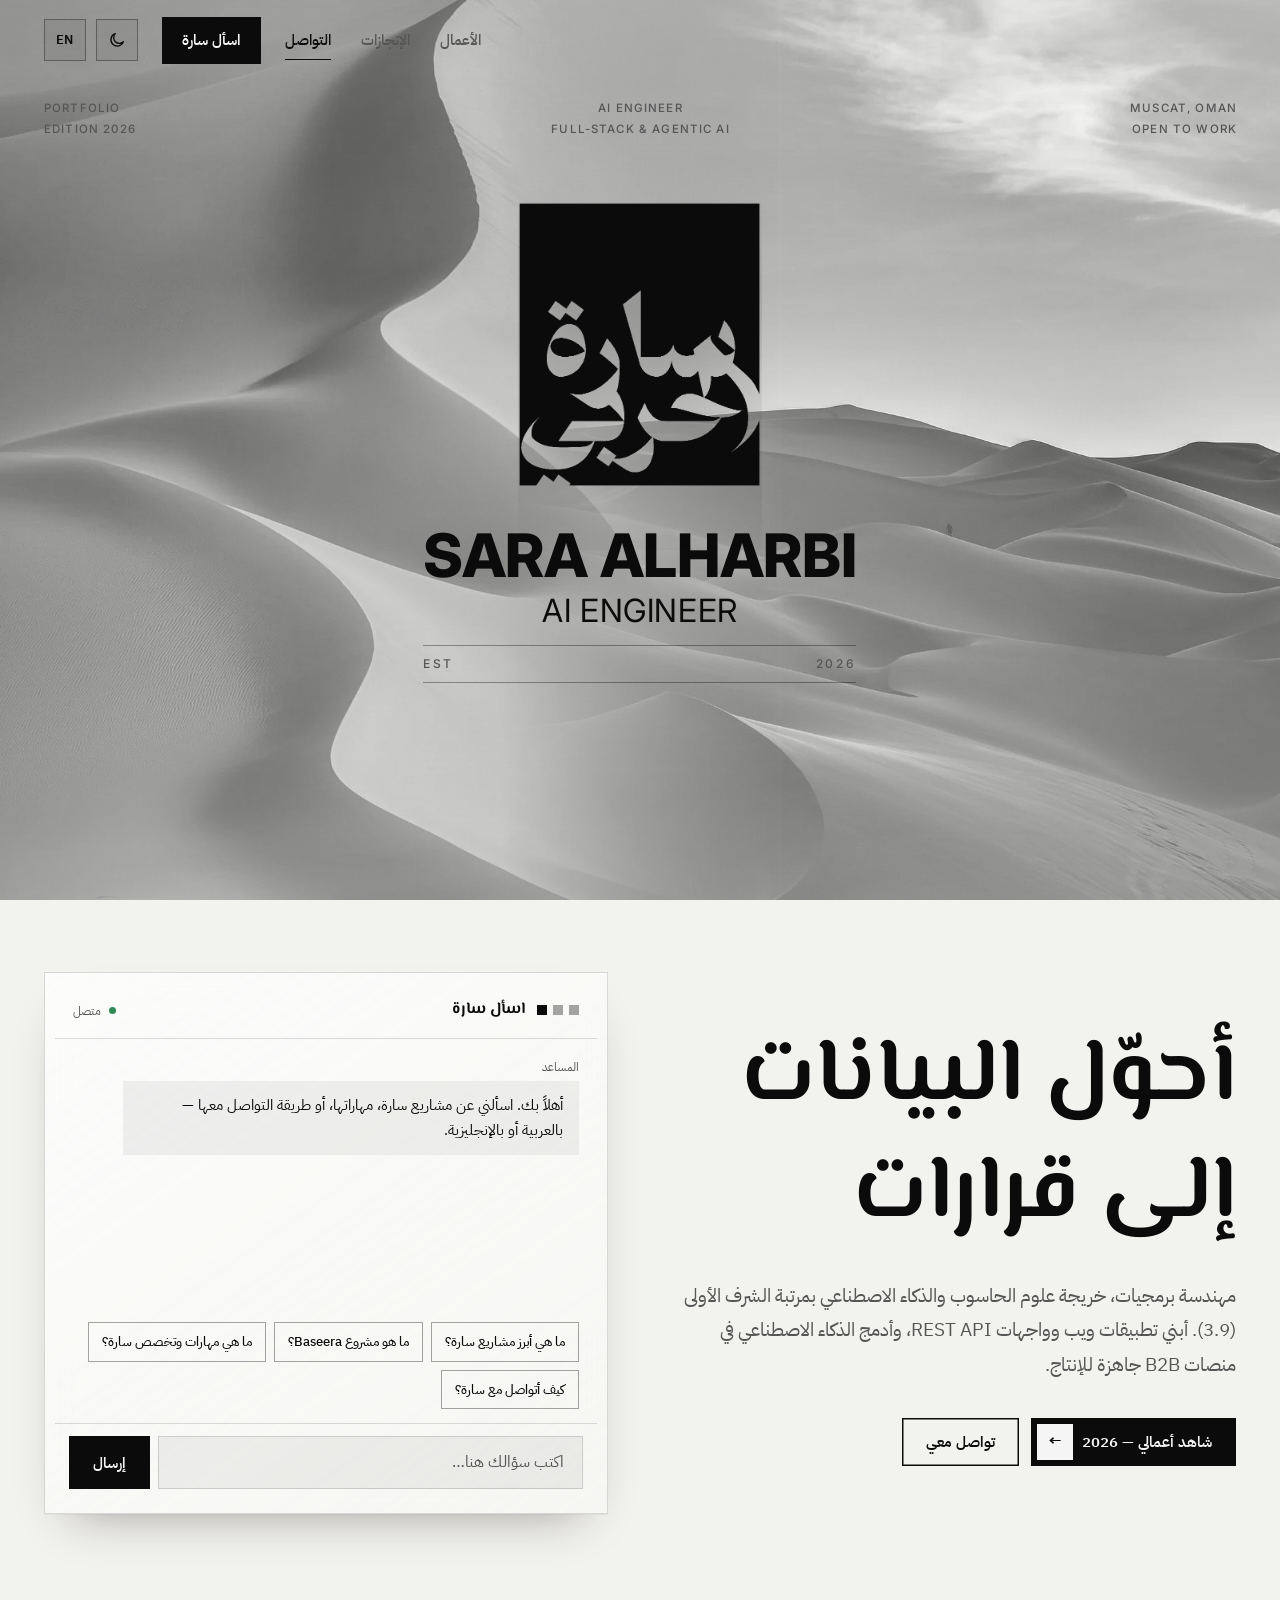
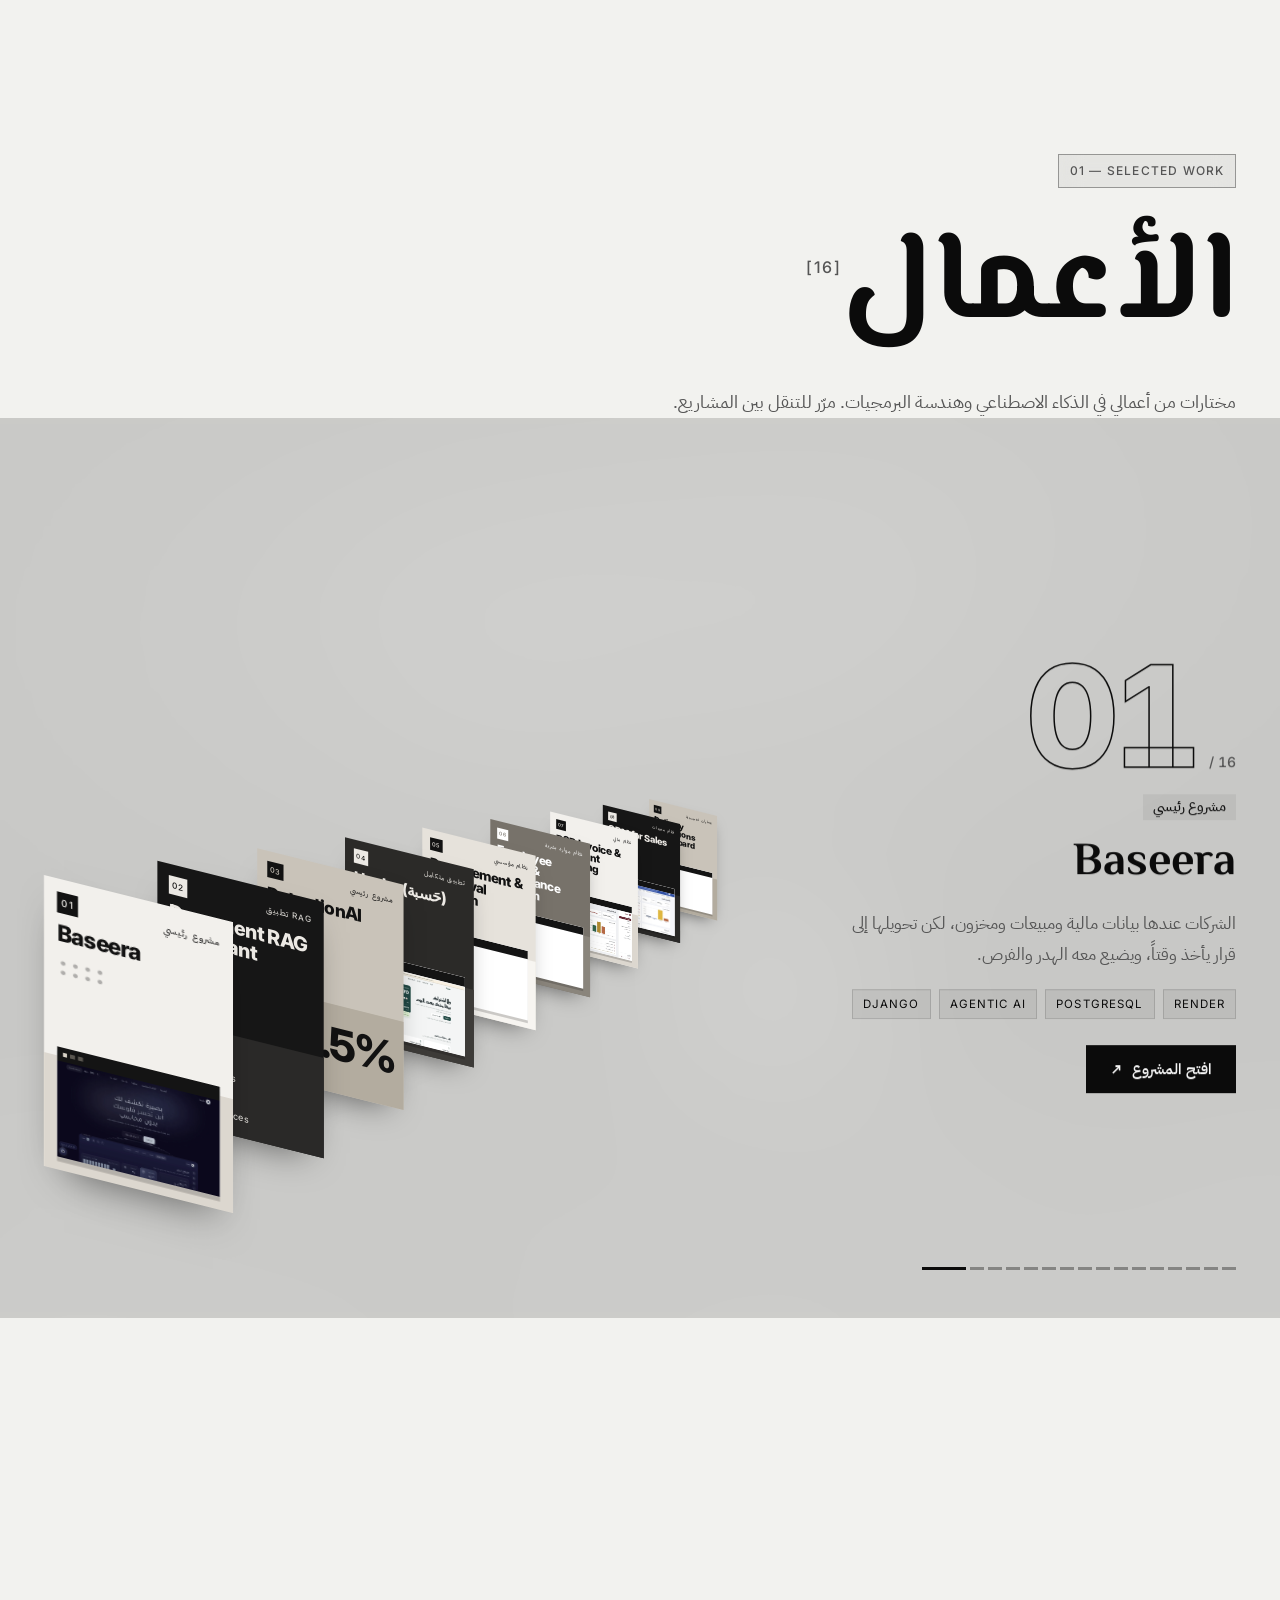
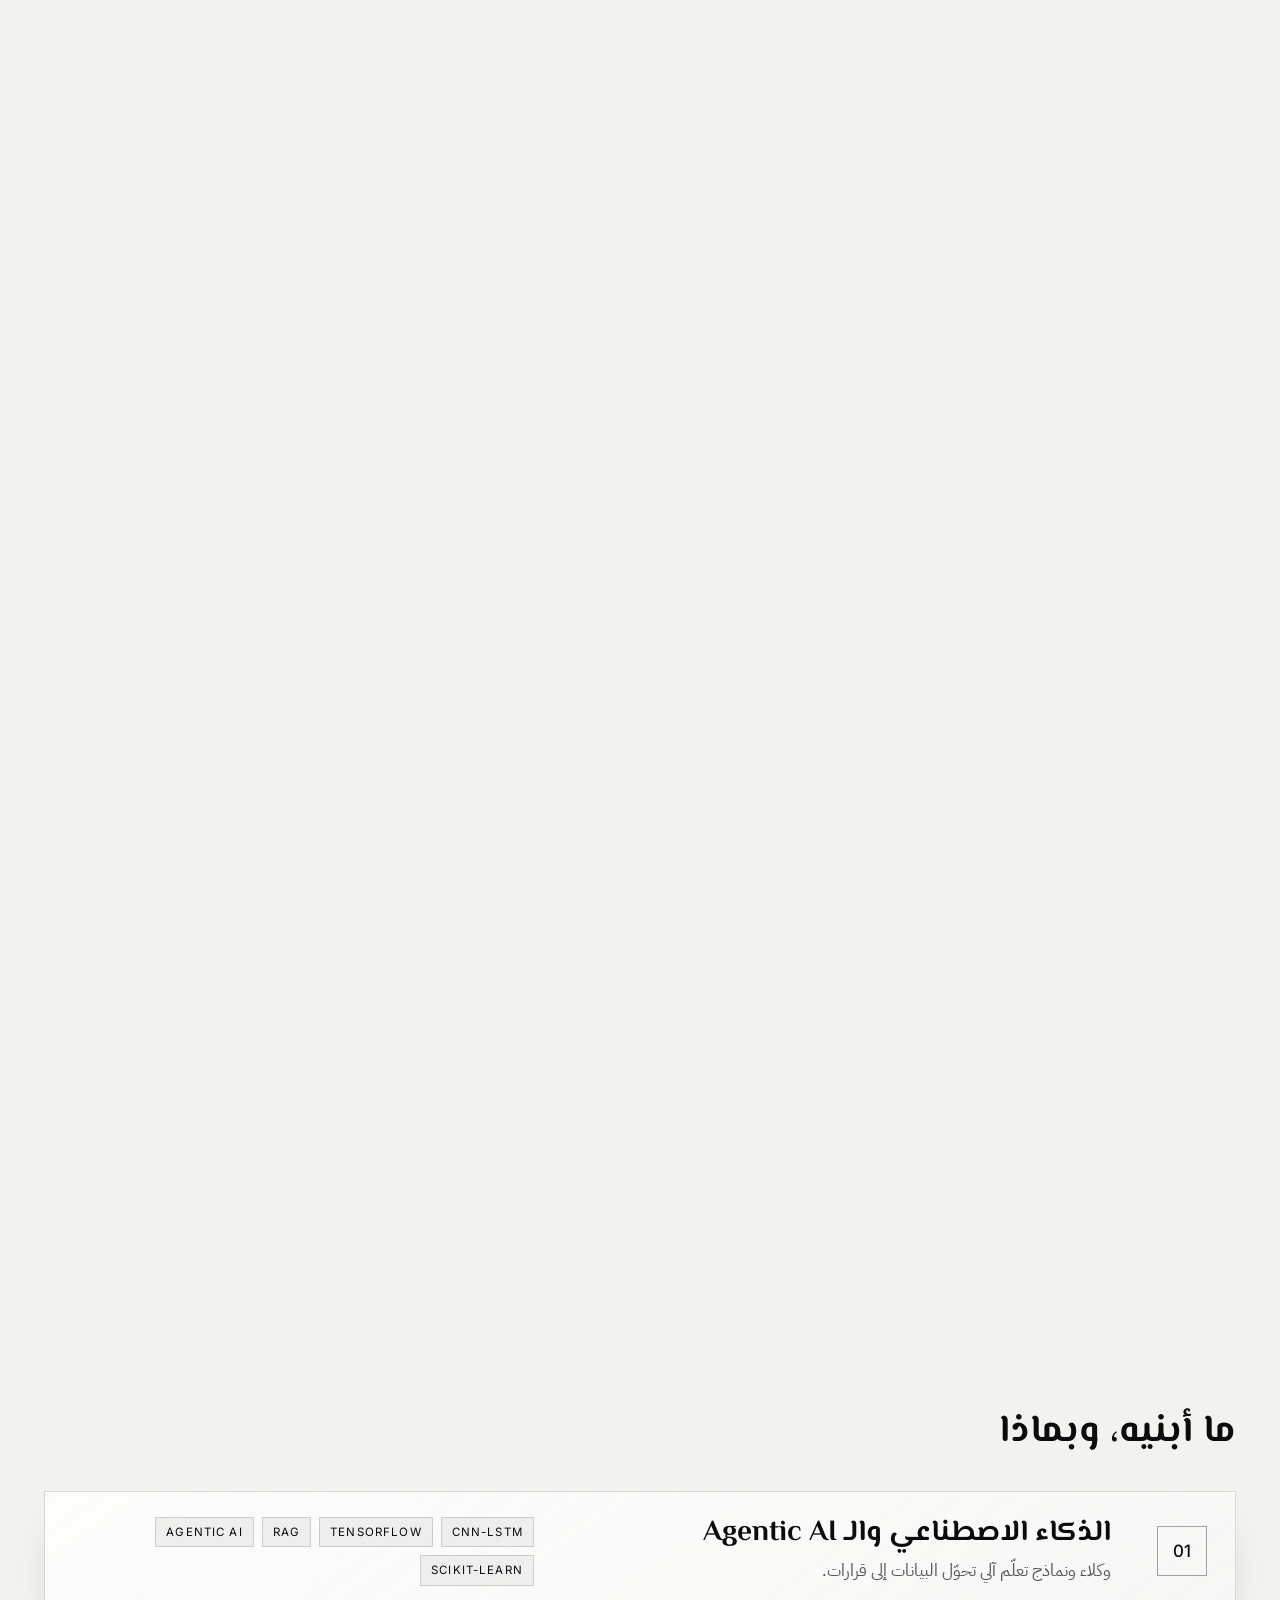
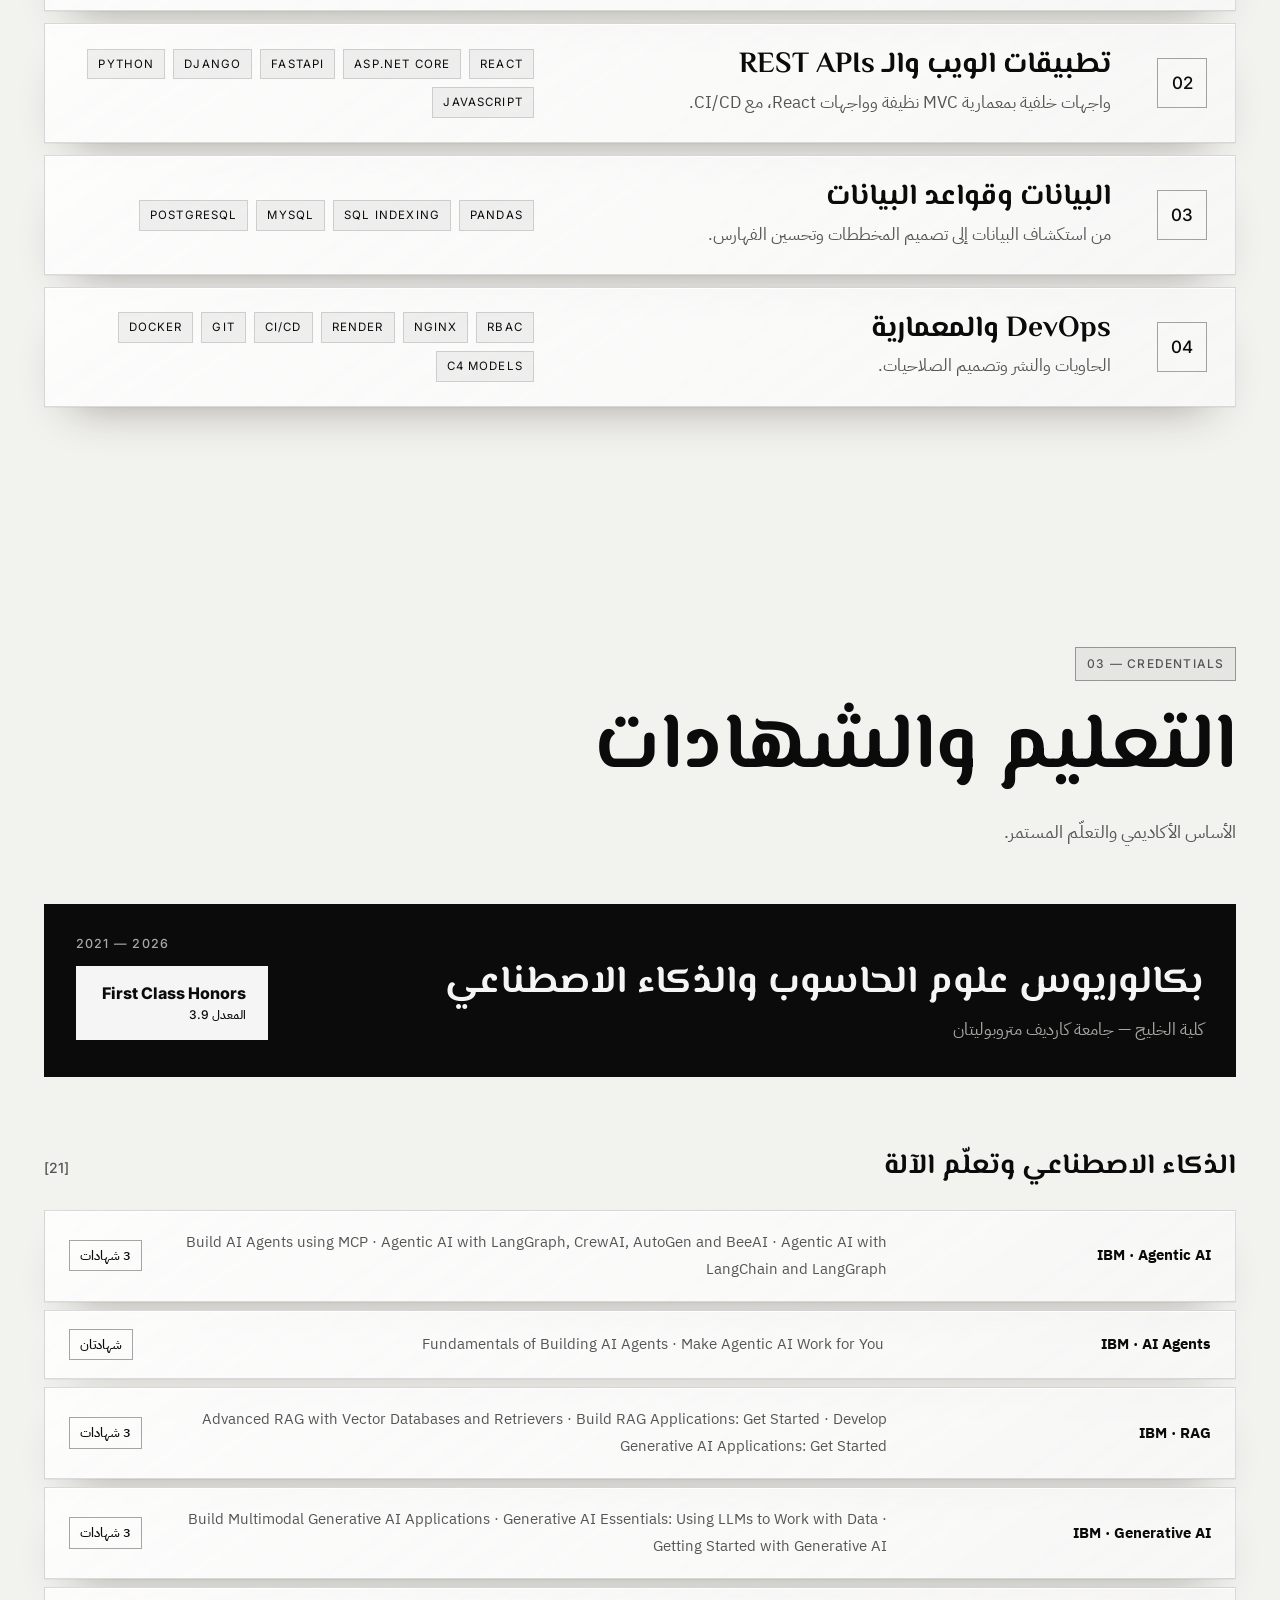
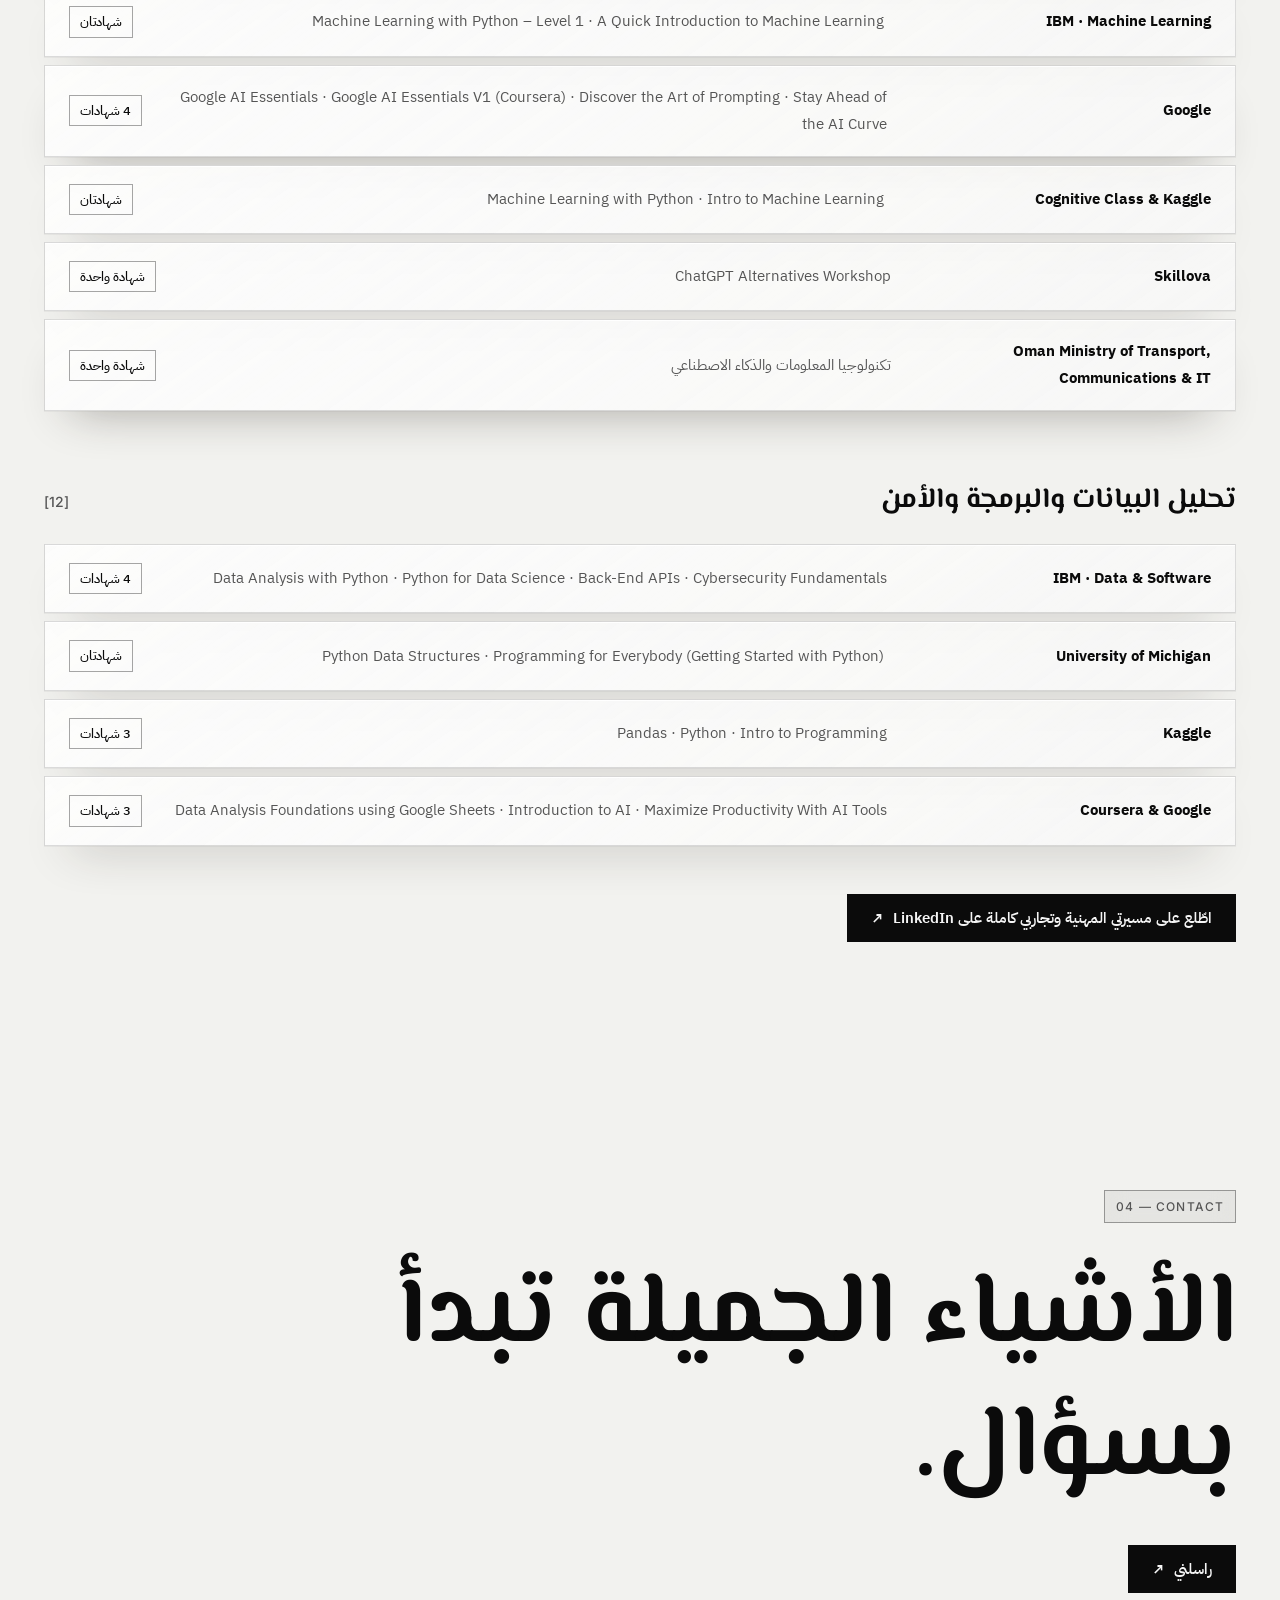
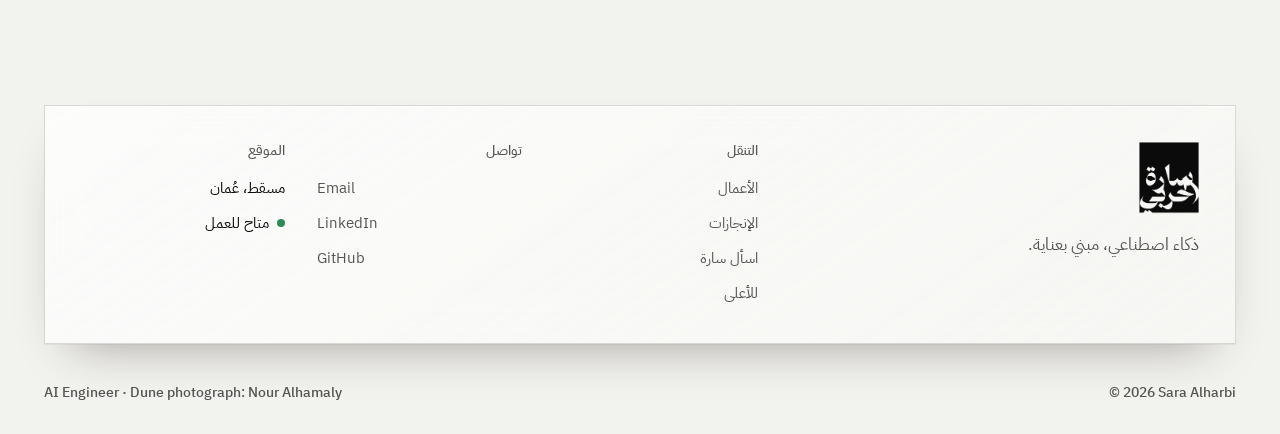
<file: frontend/index.html>
<!DOCTYPE html>
<html lang="ar" dir="rtl">
<head>
  <meta charset="UTF-8" />
  <meta name="viewport" content="width=device-width, initial-scale=1.0" />
  <title>سارة الحربي | Sara Alharbi — AI Engineer</title>
  <meta name="description" content="سارة الحربي — مهندسة برمجيات، خريجة علوم الحاسوب والذكاء الاصطناعي بمرتبة الشرف الأولى. تطوير الويب وواجهات REST API ودمج Agentic AI في منصات B2B." />
  <meta name="theme-color" content="#E9E6E1" media="(prefers-color-scheme: light)" />
  <meta name="theme-color" content="#0E0E0F" media="(prefers-color-scheme: dark)" />
  <meta name="color-scheme" content="light dark" />
  <script>
    /* Day or night before first paint: the visitor's saved choice, else the device setting. */
    (function () {
      var t = null;
      try { t = localStorage.getItem("sa-theme"); } catch (e) {}
      if (t !== "light" && t !== "dark") t = matchMedia("(prefers-color-scheme: dark)").matches ? "dark" : "light";
      document.documentElement.setAttribute("data-theme", t);
    })();
  </script>
  <link rel="icon" type="image/svg+xml" href="assets/favicon.svg" />
  <link rel="icon" href="/favicon.ico" sizes="48x48" />
  <link rel="icon" type="image/png" sizes="96x96" href="/favicon-96.png" />
  <link rel="icon" type="image/png" sizes="192x192" href="/favicon-192.png" />
  <link rel="icon" type="image/png" sizes="32x32" href="favicon-32.png" />
  <link rel="shortcut icon" href="favicon.ico" />
  <link rel="apple-touch-icon" href="apple-touch-icon.png" />
  <link rel="canonical" href="https://saraai.site/" />

  <meta property="og:title" content="سارة الحربي | Sara Alharbi" />
  <meta property="og:description" content="مهندسة برمجيات — تطوير ويب وواجهات REST API ودمج الذكاء الاصطناعي في منصات B2B. اسأل المساعد عن مشاريعي ومهاراتي." />
  <meta property="og:type" content="website" />
  <meta property="og:url" content="https://saraai.site/" />
  <meta property="og:image" content="https://saraai.site/img/og-image.jpg?v=9" />
  <meta property="og:image:width" content="1200" />
  <meta property="og:image:height" content="630" />
  <meta name="twitter:card" content="summary_large_image" />
  <meta name="twitter:image" content="https://saraai.site/img/og-image.jpg?v=9" />

  <link rel="preconnect" href="https://fonts.googleapis.com" />
  <link rel="preconnect" href="https://fonts.gstatic.com" crossorigin />
  <link href="https://fonts.googleapis.com/css2?family=El+Messiri:wght@600;700&family=Inter:wght@400;500;600;800;900&family=IBM+Plex+Sans+Arabic:wght@300;400;500;600;700&display=swap" rel="stylesheet" />

  <link rel="stylesheet" href="css/styles.css?v=20261116c" />
</head>
<body>
  <a class="skip-link" href="#main" data-en="Skip to content">تخطَّ إلى المحتوى</a>

  <!-- ================= DESERT: fixed photographic backdrop ================= -->
  <!-- Each scene is a diptych of two dune photographs feathered into one panorama (one photo on phones).
       Day and night use different photographs; the scene follows the section on screen. -->
  <div class="desert" aria-hidden="true">
    <div class="scene scene-a is-on"><i class="pane pane-1"></i><i class="pane pane-2"></i></div>
    <div class="scene scene-b"><i class="pane pane-1"></i><i class="pane pane-2"></i></div>
    <div class="scene scene-c"><i class="pane pane-1"></i><i class="pane pane-2"></i></div>
    <div class="scene scene-d"><i class="pane pane-1"></i><i class="pane pane-2"></i></div>
    <div class="veil"></div>
    <div class="grain"></div>
  </div>

  <!-- ================= HEADER ================= -->
  <header class="site-header">
    <div class="container header-inner">
      <a href="#top" class="logo" aria-label="سارة الحربي — الصفحة الرئيسية">
        <img class="logo-img only-light" src="img/logo-block-black.png" alt="" width="37" height="44" />
        <img class="logo-img only-dark" src="img/logo-block-white.png" alt="" width="37" height="44" />
      </a>

      <nav id="site-nav" class="site-nav" aria-label="التنقل الرئيسي">
        <a href="#projects" class="nav-pill roll-trigger" data-roll data-en="Works">الأعمال</a>
        <a href="#achievements" class="nav-pill roll-trigger" data-roll data-en="Credentials">الإنجازات</a>
        <a href="#contact" class="nav-pill roll-trigger" data-roll data-en="Contact">التواصل</a>
        <a href="#ask" class="nav-pill nav-cta roll-trigger" data-roll data-en="Ask Sara">اسأل سارة</a>
      </nav>

      <div class="header-end">
        <button class="theme-toggle" id="theme-toggle" type="button" aria-label="الوضع الليلي" data-label-dark="الوضع الليلي" data-label-light="الوضع النهاري">
          <svg class="ico-moon" width="18" height="18" viewBox="0 0 24 24" fill="none" stroke="currentColor" stroke-width="1.8" stroke-linecap="round" stroke-linejoin="round" aria-hidden="true"><path d="M20.5 14.2A8.5 8.5 0 1 1 9.8 3.5a6.8 6.8 0 0 0 10.7 10.7Z"/></svg>
          <svg class="ico-sun" width="18" height="18" viewBox="0 0 24 24" fill="none" stroke="currentColor" stroke-width="1.8" stroke-linecap="round" aria-hidden="true"><circle cx="12" cy="12" r="4.2"/><path d="M12 2.5v2.2M12 19.3v2.2M2.5 12h2.2M19.3 12h2.2M5.3 5.3l1.6 1.6M17.1 17.1l1.6 1.6M5.3 18.7l1.6-1.6M17.1 6.9l1.6-1.6"/></svg>
        </button>
        <button class="lang-toggle roll-trigger" id="lang-toggle" type="button" aria-label="Switch language to English">EN</button>
        <button class="nav-toggle roll-trigger" type="button" aria-expanded="false" aria-controls="site-nav">القائمة</button>
      </div>
    </div>
  </header>

  <main id="main">
    <!-- ================= HERO: the logo over the dunes ================= -->
    <section id="top" class="hero" data-scene="a" data-veil="low">
      <div class="hero-meta" lang="en" dir="ltr" aria-hidden="true">
        <span>Portfolio<br />Edition 2026</span>
        <span>AI Engineer<br />Full-Stack &amp; Agentic AI</span>
        <span>Muscat, Oman<br />Open to work</span>
      </div>
      <div class="lockup">
        <span class="mark" id="hero-mark">
          <img class="only-light" src="img/logo-block-black.png" alt="" width="608" height="723" />
          <img class="only-dark" src="img/logo-block-white.png" alt="" width="608" height="723" />
        </span>
        <p class="lockup-name" lang="en" dir="ltr"><span class="visually-hidden">سارة الحربي — </span>Sara Alharbi</p>
        <p class="lockup-role" lang="en" dir="ltr">AI Engineer</p>
        <p class="lockup-est" lang="en" dir="ltr" aria-hidden="true"><span>Est</span><span>2026</span></p>
      </div>
    </section>

    <!-- ================= INTRO: headline + the live assistant ================= -->
    <section id="intro" class="intro" data-scene="a" data-veil="mid">
      <div class="container intro-grid">
        <div class="intro-copy">
          <h1 class="display intro-title" data-en="Turning data<br />into decisions">أحوّل البيانات<br />إلى قرارات</h1>
          <p class="intro-subtitle" data-en="Software engineer and Computer Science &amp; AI graduate with First Class Honors (GPA 3.9). I build web apps and REST APIs, and bring AI into production-ready B2B platforms.">
            مهندسة برمجيات، خريجة علوم الحاسوب والذكاء الاصطناعي بمرتبة الشرف الأولى (3.9).
            أبني تطبيقات ويب وواجهات REST API، وأدمج الذكاء الاصطناعي في منصات B2B جاهزة للإنتاج.
          </p>
          <div class="intro-actions">
            <a class="pill pill-ink" href="#projects"><span data-en="View my work — 2026">شاهد أعمالي — 2026</span><span class="pill-dot" aria-hidden="true">→</span></a>
            <a class="pill pill-ghost" href="#contact" data-en="Contact me">تواصل معي</a>
          </div>
        </div>

        <div class="intro-chat glass">
        <div id="ask" class="chat" aria-label="المساعد الذكي">
          <div class="chat-head">
            <span class="win-dots" aria-hidden="true"><i></i><i></i><i></i></span>
            <span class="chat-label" data-en="Ask Sara">اسأل سارة</span>
            <span class="chat-status" id="chat-status" data-en="Online">متصل</span>
          </div>

          <div class="chat-log" id="chat-log" role="log" aria-live="polite" aria-relevant="additions">
            <div class="msg msg-bot">
              <span class="msg-who" data-en="Assistant">المساعد</span>
              <p class="msg-text" data-en="Welcome. Ask me about Sara’s projects, skills, or how to reach her — in Arabic or English.">أهلاً بك. اسألني عن مشاريع سارة، مهاراتها، أو طريقة التواصل معها — بالعربية أو بالإنجليزية.</p>
            </div>
          </div>

          <div class="chat-suggestions" id="chat-suggestions">
            <button type="button" class="chip" data-en="What are Sara's top projects?">ما هي أبرز مشاريع سارة؟</button>
            <button type="button" class="chip" data-en="What is Baseera?">ما هو مشروع Baseera؟</button>
            <button type="button" class="chip" data-en="What are Sara's skills?">ما هي مهارات وتخصص سارة؟</button>
            <button type="button" class="chip" data-en="How can I contact Sara?">كيف أتواصل مع سارة؟</button>
          </div>

          <form class="chat-form" id="chat-form" autocomplete="off">
            <label for="chat-input" class="visually-hidden">اكتب سؤالك</label>
            <input id="chat-input" name="question" type="text" maxlength="600" placeholder="اكتب سؤالك هنا…" data-en-ph="Type your question…" required />
            <button type="submit" class="pill pill-accent" id="chat-send" data-en="Send">إرسال</button>
          </form>
        </div>
        </div>
      </div>
    </section>

    <!-- ================= WORKS ================= -->
    <section id="projects" class="works" data-scene="b" data-veil="high">
      <header class="container works-head">
        <span class="tag-label" lang="en" dir="ltr">01 — Selected Work</span>
        <h2 class="display works-title"><span data-en="Works">الأعمال</span><sup class="works-count" id="works-count" lang="en" dir="ltr"></sup></h2>
        <p class="works-lead" data-en="Selected work in AI and software engineering. Scroll to move through the stack.">مختارات من أعمالي في الذكاء الاصطناعي وهندسة البرمجيات. مرّر للتنقل بين المشاريع.</p>
      </header>

      <!-- Diagonal gallery: the stage is sticky, scrolling the section steps through the projects -->
      <div class="gallery" id="gallery">
        <div class="stage">
          <div class="stage-glow" aria-hidden="true"><i></i><i></i></div>
          <ul class="stack" id="stack" dir="ltr" aria-label="Projects"></ul>
          <div class="stage-panel" id="stage-panel" aria-live="polite"></div>
          <div class="stage-rail" id="stage-rail" dir="ltr"></div>
        </div>
      </div>

      <div class="container works-list" id="works-list" hidden>
        <ul class="rows" id="rows"></ul>
      </div>

      <div class="view-switch" id="view-switch" role="group" aria-label="Choose view">
        <span class="view-thumb" aria-hidden="true"></span>
        <button type="button" data-view="gallery" aria-label="Gallery view" aria-pressed="true">
          <svg width="16" height="16" viewBox="0 0 16 16" fill="currentColor" aria-hidden="true"><rect x="1" y="1" width="6" height="6"/><rect x="9" y="1" width="6" height="6"/><rect x="1" y="9" width="6" height="6"/><rect x="9" y="9" width="6" height="6"/></svg>
        </button>
        <button type="button" data-view="list" aria-label="List view" aria-pressed="false">
          <svg width="16" height="16" viewBox="0 0 16 16" fill="currentColor" aria-hidden="true"><rect x="1" y="2" width="14" height="2"/><rect x="1" y="7" width="14" height="2"/><rect x="1" y="12" width="14" height="2"/></svg>
        </button>
      </div>
    </section>

    <!-- ================= PROFILE: numbers + what I build ================= -->
    <section class="profile" aria-label="أرقام" data-scene="c" data-veil="high">
      <div class="container">
        <header class="section-head">
          <span class="tag-label" lang="en" dir="ltr">02 — Profile</span>
          <h2 class="display section-title" data-en="Think clear. Build better.">أفكّر بوضوح، وأبني بإتقان.</h2>
        </header>

        <div class="stats">
          <p class="stat"><strong lang="en" dir="ltr" data-count="3.9" data-decimals="1">3.9</strong><span data-en="GPA · First Class Honors">المعدل · مرتبة الشرف الأولى</span></p>
          <p class="stat"><strong lang="en" dir="ltr" data-count="94.5" data-decimals="1" data-suffix="%">94.5%</strong><span data-en="Dropout prediction accuracy">دقة التنبؤ بتسرّب الطلاب</span></p>
          <p class="stat"><strong lang="en" dir="ltr" data-count="15" data-suffix="+">15+</strong><span data-en="Projects built">مشروعاً منجزاً</span></p>
          <p class="stat"><strong lang="en" dir="ltr" data-count="30" data-suffix="+">30+</strong><span data-en="Professional certificates">شهادة احترافية</span></p>
        </div>

        <h3 class="sub-head" data-en="What I build, and with what">ما أبنيه، وبماذا</h3>
        <ol class="steps">
          <li class="step">
            <span class="step-n" lang="en">01</span>
            <div>
              <h4 class="step-title" data-en="AI &amp; Agentic AI">الذكاء الاصطناعي والـ Agentic AI</h4>
              <p class="step-desc" data-en="Agents and ML models that turn data into decisions.">وكلاء ونماذج تعلّم آلي تحوّل البيانات إلى قرارات.</p>
            </div>
            <ul class="tags" lang="en" dir="ltr"><li>Agentic AI</li><li>RAG</li><li>TensorFlow</li><li>CNN-LSTM</li><li>Scikit-Learn</li></ul>
          </li>
          <li class="step">
            <span class="step-n" lang="en">02</span>
            <div>
              <h4 class="step-title" data-en="Web Apps &amp; REST APIs">تطبيقات الويب والـ REST APIs</h4>
              <p class="step-desc" data-en="Clean MVC back ends and React front ends, shipped with CI/CD.">واجهات خلفية بمعمارية MVC نظيفة وواجهات React، مع CI/CD.</p>
            </div>
            <ul class="tags" lang="en" dir="ltr"><li>Python</li><li>Django</li><li>FastAPI</li><li>ASP.NET Core</li><li>React</li><li>JavaScript</li></ul>
          </li>
          <li class="step">
            <span class="step-n" lang="en">03</span>
            <div>
              <h4 class="step-title" data-en="Data &amp; Databases">البيانات وقواعد البيانات</h4>
              <p class="step-desc" data-en="From exploration to schema design and index tuning.">من استكشاف البيانات إلى تصميم المخططات وتحسين الفهارس.</p>
            </div>
            <ul class="tags" lang="en" dir="ltr"><li>PostgreSQL</li><li>MySQL</li><li>SQL Indexing</li><li>Pandas</li></ul>
          </li>
          <li class="step">
            <span class="step-n" lang="en">04</span>
            <div>
              <h4 class="step-title" data-en="DevOps &amp; Architecture">DevOps والمعمارية</h4>
              <p class="step-desc" data-en="Containers, deployment and access-control design.">الحاويات والنشر وتصميم الصلاحيات.</p>
            </div>
            <ul class="tags" lang="en" dir="ltr"><li>Docker</li><li>Git</li><li>CI/CD</li><li>Render</li><li>Nginx</li><li>RBAC</li><li>C4 Models</li></ul>
          </li>
        </ol>
      </div>
    </section>

    <!-- ================= CREDENTIALS ================= -->
    <section id="achievements" class="credentials" data-scene="c" data-veil="high">
      <div class="container">
        <header class="section-head">
          <span class="tag-label" lang="en" dir="ltr">03 — Credentials</span>
          <h2 class="display section-title" data-en="Education &amp; Certificates">التعليم والشهادات</h2>
          <p class="section-lead" data-en="Academic foundation and continuous learning.">الأساس الأكاديمي والتعلّم المستمر.</p>
        </header>

        <div class="degree">
          <p class="meta muted" lang="en" dir="ltr">2021 — 2026</p>
          <h3 class="degree-title" data-en="B.Sc. in Computer Science &amp; Artificial Intelligence">بكالوريوس علوم الحاسوب والذكاء الاصطناعي</h3>
          <p class="degree-school" data-en="Gulf College — Cardiff Metropolitan University">كلية الخليج — جامعة كارديف متروبوليتان</p>
          <p class="degree-honor"><span lang="en" dir="ltr">First Class Honors</span><small data-en="GPA 3.9">المعدل 3.9</small></p>
        </div>

        <h3 class="cert-group-title"><span data-en="Artificial Intelligence &amp; Machine Learning">الذكاء الاصطناعي وتعلّم الآلة</span><span class="muted" lang="en">[21]</span></h3>
        <ul class="certs">
            <li class="cert-row"><h4 class="cert-issuer" lang="en">IBM · Agentic AI</h4><p class="cert-items" lang="en" dir="ltr">Build AI Agents using MCP · Agentic AI with LangGraph, CrewAI, AutoGen and BeeAI · Agentic AI with LangChain and LangGraph</p><span class="cert-count" data-en="3 certificates">3 شهادات</span></li>
            <li class="cert-row"><h4 class="cert-issuer" lang="en">IBM · AI Agents</h4><p class="cert-items" lang="en" dir="ltr">Fundamentals of Building AI Agents · Make Agentic AI Work for You</p><span class="cert-count" data-en="2 certificates">شهادتان</span></li>
            <li class="cert-row"><h4 class="cert-issuer" lang="en">IBM · RAG</h4><p class="cert-items" lang="en" dir="ltr">Advanced RAG with Vector Databases and Retrievers · Build RAG Applications: Get Started · Develop Generative AI Applications: Get Started</p><span class="cert-count" data-en="3 certificates">3 شهادات</span></li>
            <li class="cert-row"><h4 class="cert-issuer" lang="en">IBM · Generative AI</h4><p class="cert-items" lang="en" dir="ltr">Build Multimodal Generative AI Applications · Generative AI Essentials: Using LLMs to Work with Data · Getting Started with Generative AI</p><span class="cert-count" data-en="3 certificates">3 شهادات</span></li>
            <li class="cert-row"><h4 class="cert-issuer" lang="en">IBM · Machine Learning</h4><p class="cert-items" lang="en" dir="ltr">Machine Learning with Python – Level 1 · A Quick Introduction to Machine Learning</p><span class="cert-count" data-en="2 certificates">شهادتان</span></li>
            <li class="cert-row"><h4 class="cert-issuer" lang="en">Google</h4><p class="cert-items" lang="en" dir="ltr">Google AI Essentials · Google AI Essentials V1 (Coursera) · Discover the Art of Prompting · Stay Ahead of the AI Curve</p><span class="cert-count" data-en="4 certificates">4 شهادات</span></li>
            <li class="cert-row"><h4 class="cert-issuer" lang="en">Cognitive Class &amp; Kaggle</h4><p class="cert-items" lang="en" dir="ltr">Machine Learning with Python · Intro to Machine Learning</p><span class="cert-count" data-en="2 certificates">شهادتان</span></li>
            <li class="cert-row"><h4 class="cert-issuer" lang="en">Skillova</h4><p class="cert-items" lang="en" dir="ltr">ChatGPT Alternatives Workshop</p><span class="cert-count" data-en="1 certificate">شهادة واحدة</span></li>
            <li class="cert-row"><h4 class="cert-issuer" lang="en">Oman Ministry of Transport, Communications &amp; IT</h4><p class="cert-items" lang="en" dir="ltr">تكنولوجيا المعلومات والذكاء الاصطناعي</p><span class="cert-count" data-en="1 certificate">شهادة واحدة</span></li>
        </ul>

        <h3 class="cert-group-title"><span data-en="Data, Programming &amp; Security">تحليل البيانات والبرمجة والأمن</span><span class="muted" lang="en">[12]</span></h3>
        <ul class="certs">
            <li class="cert-row"><h4 class="cert-issuer" lang="en">IBM · Data &amp; Software</h4><p class="cert-items" lang="en" dir="ltr">Data Analysis with Python · Python for Data Science · Back-End APIs · Cybersecurity Fundamentals</p><span class="cert-count" data-en="4 certificates">4 شهادات</span></li>
            <li class="cert-row"><h4 class="cert-issuer" lang="en">University of Michigan</h4><p class="cert-items" lang="en" dir="ltr">Python Data Structures · Programming for Everybody (Getting Started with Python)</p><span class="cert-count" data-en="2 certificates">شهادتان</span></li>
            <li class="cert-row"><h4 class="cert-issuer" lang="en">Kaggle</h4><p class="cert-items" lang="en" dir="ltr">Pandas · Python · Intro to Programming</p><span class="cert-count" data-en="3 certificates">3 شهادات</span></li>
            <li class="cert-row"><h4 class="cert-issuer" lang="en">Coursera &amp; Google</h4><p class="cert-items" lang="en" dir="ltr">Data Analysis Foundations using Google Sheets · Introduction to AI · Maximize Productivity With AI Tools</p><span class="cert-count" data-en="3 certificates">3 شهادات</span></li>
        </ul>

        <p class="cta-row">
          <a class="pill" href="https://www.linkedin.com/in/sara-alharbi-1b53263a2" target="_blank" rel="noopener"><span data-en="See my full career and experience on LinkedIn">اطّلع على مسيرتي المهنية وتجاربي كاملة على LinkedIn</span> <span aria-hidden="true">↗</span></a>
        </p>
      </div>
    </section>
  </main>

  <!-- ================= CONTACT + FOOTER ================= -->
  <footer id="contact" class="site-end" data-scene="d" data-veil="mid">
    <div class="container">
      <div class="end-cta">
        <span class="tag-label" lang="en" dir="ltr">04 — Contact</span>
        <h2 class="display end-title" data-en="Good things start with a question.">الأشياء الجميلة تبدأ بسؤال.</h2>
        <a class="pill pill-accent" href="mailto:Saraalharbi0031@gmail.com"><span data-en="Email me">راسلني</span> <span aria-hidden="true">↗</span></a>
      </div>

      <div class="end-grid glass">
        <div class="end-brand">
          <img class="footer-mark only-light" src="img/logo-block-black.png" alt="سارة الحربي" width="608" height="723" loading="lazy" />
          <img class="footer-mark only-dark" src="img/logo-block-white.png" alt="سارة الحربي" width="608" height="723" loading="lazy" />
          <p class="muted" data-en="Intelligence, built with care.">ذكاء اصطناعي، مبني بعناية.</p>
        </div>
        <nav class="end-col" aria-label="روابط">
          <h3 class="meta muted" data-en="Navigate">التنقل</h3>
          <a href="#projects" data-en="Works">الأعمال</a>
          <a href="#achievements" data-en="Credentials">الإنجازات</a>
          <a href="#ask" data-en="Ask Sara">اسأل سارة</a>
          <a href="#top" data-en="Back to top">للأعلى</a>
        </nav>
        <div class="end-col">
          <h3 class="meta muted" data-en="Contact">تواصل</h3>
          <a lang="en" dir="ltr" href="mailto:Saraalharbi0031@gmail.com">Email</a>
          <a lang="en" dir="ltr" href="https://www.linkedin.com/in/sara-alharbi-1b53263a2" target="_blank" rel="noopener">LinkedIn</a>
          <a lang="en" dir="ltr" href="https://github.com/nooneinz" target="_blank" rel="noopener">GitHub</a>
        </div>
        <div class="end-col">
          <h3 class="meta muted" data-en="Based in">الموقع</h3>
          <p data-en="Muscat, Oman">مسقط، عُمان</p>
          <p class="end-status"><i aria-hidden="true"></i><span data-en="Open to work">متاح للعمل</span></p>
        </div>
      </div>

      <div class="end-bar meta muted">
        <span lang="en" dir="ltr">© <span id="year">2026</span> Sara Alharbi</span>
        <span lang="en" dir="ltr">AI Engineer · Dune photograph: Nour Alhamaly</span>
      </div>
    </div>
  </footer>

  <!-- ================= PROJECT PAGE (opened by #work/<id>) ================= -->
  <div class="work-page" id="work-page" hidden>
    <div class="container work-bar">
      <a href="#projects" class="meta work-back" id="work-back"><span class="arrow" aria-hidden="true">←</span> <span data-en="All work">كل الأعمال</span></a>
      <span class="meta muted" lang="en" dir="ltr">Selected work / Folio</span>
    </div>
    <article class="container work-body" id="work-body" tabindex="-1"></article>
  </div>

  <script src="js/config.js?v=20261116"></script>
  <script src="js/main.js?v=20261116c"></script>
</body>
</html>
</file>
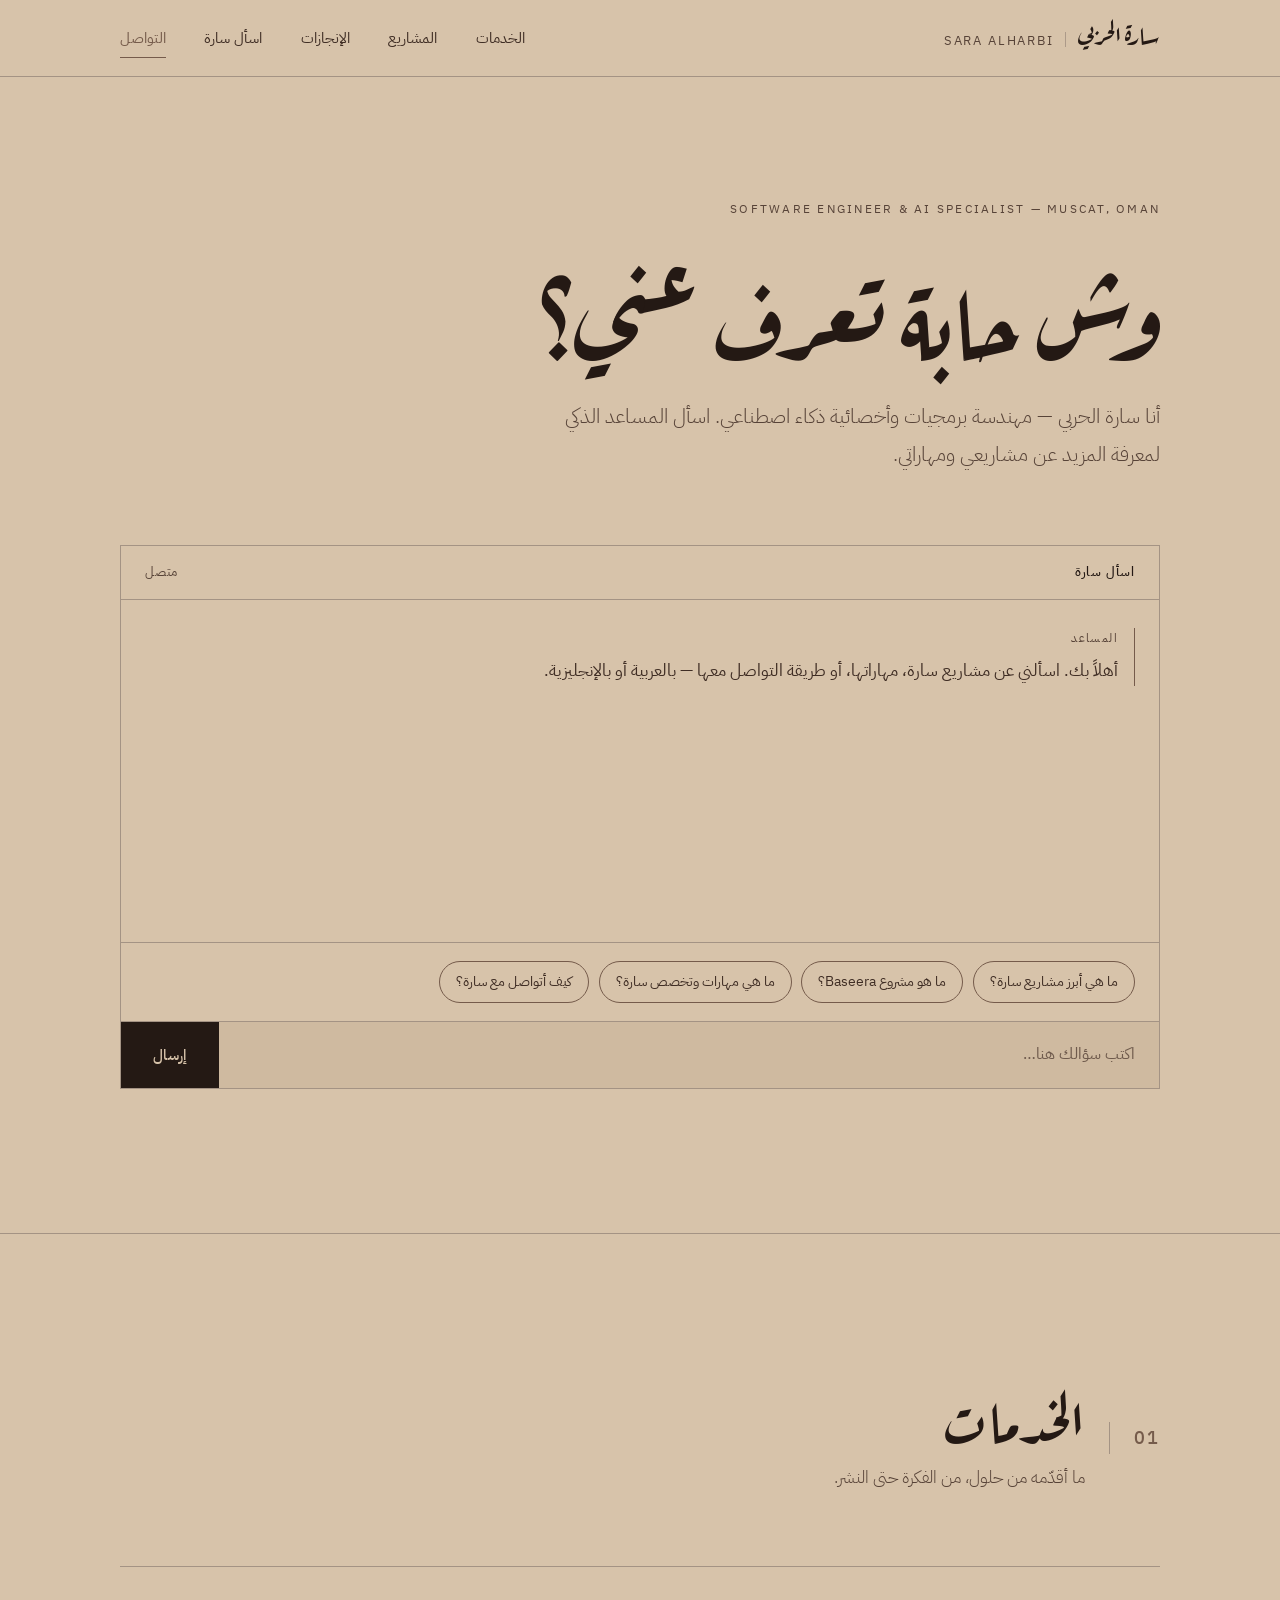
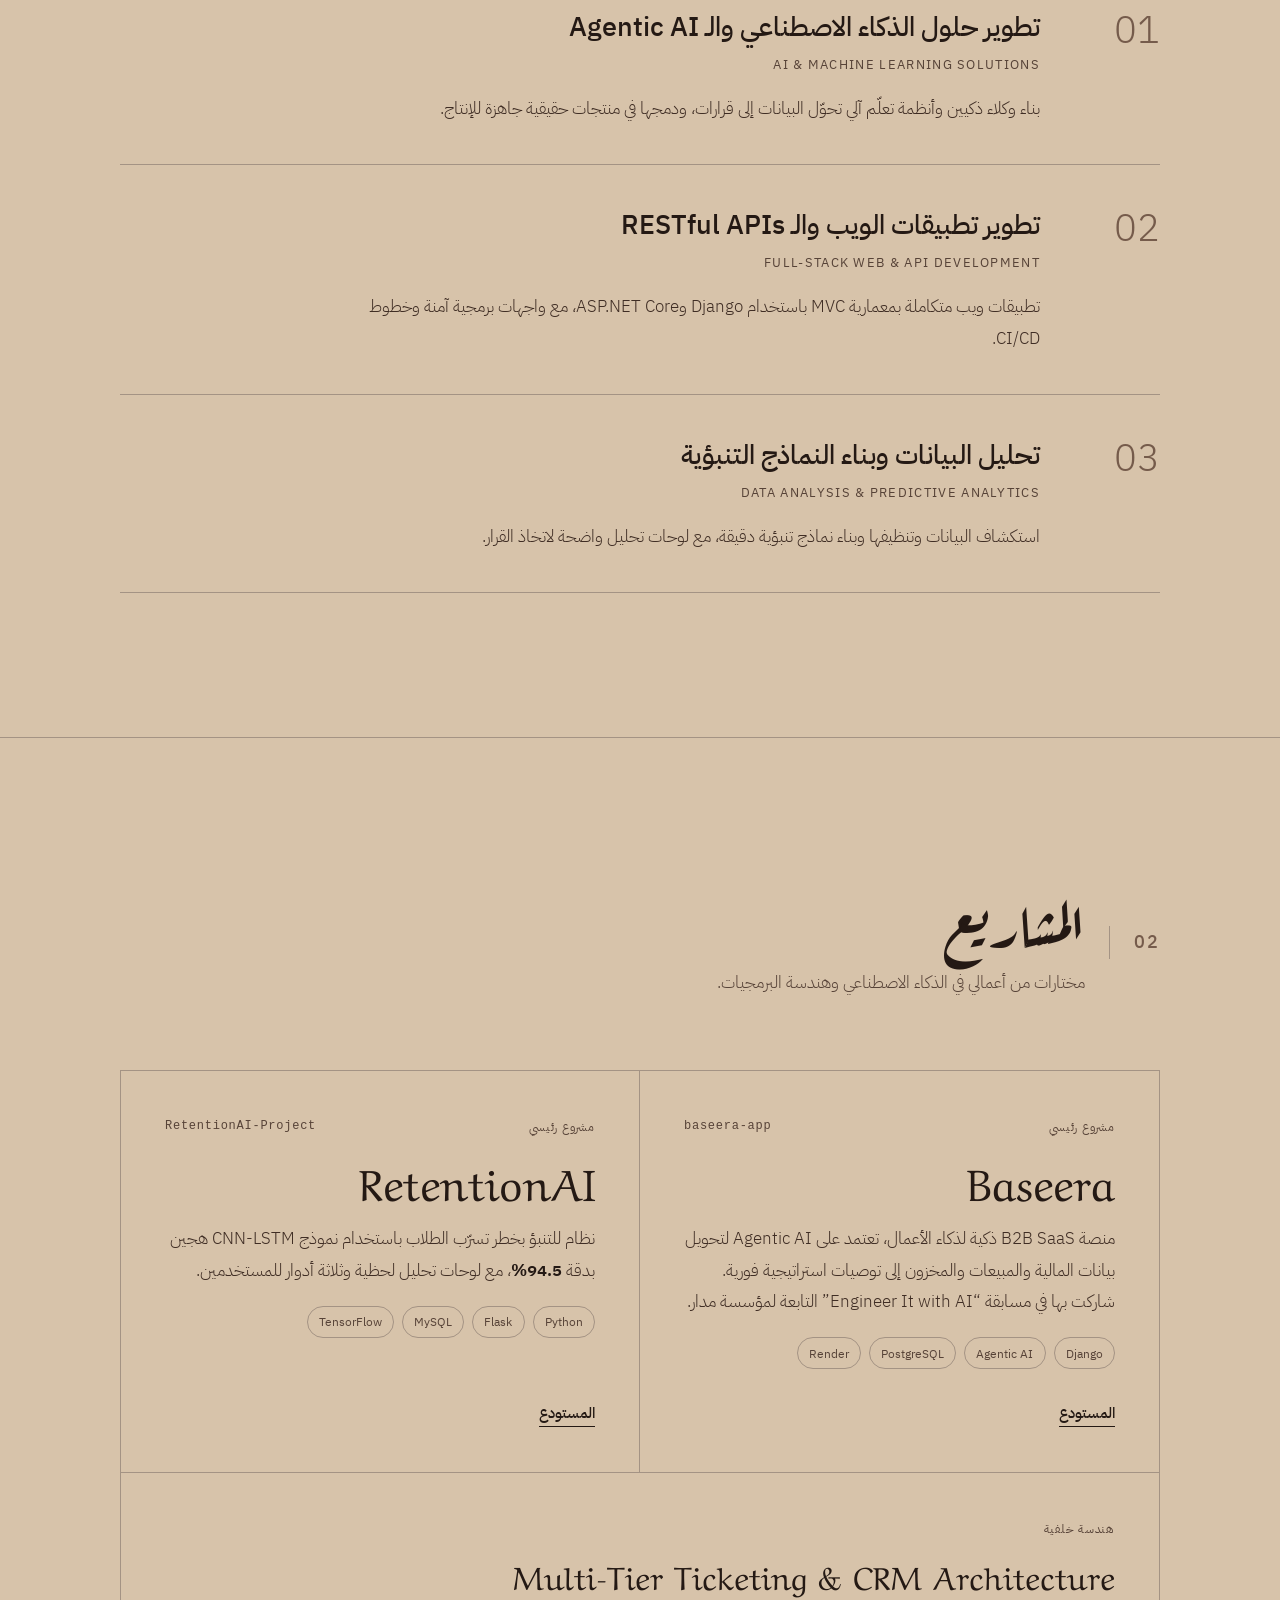
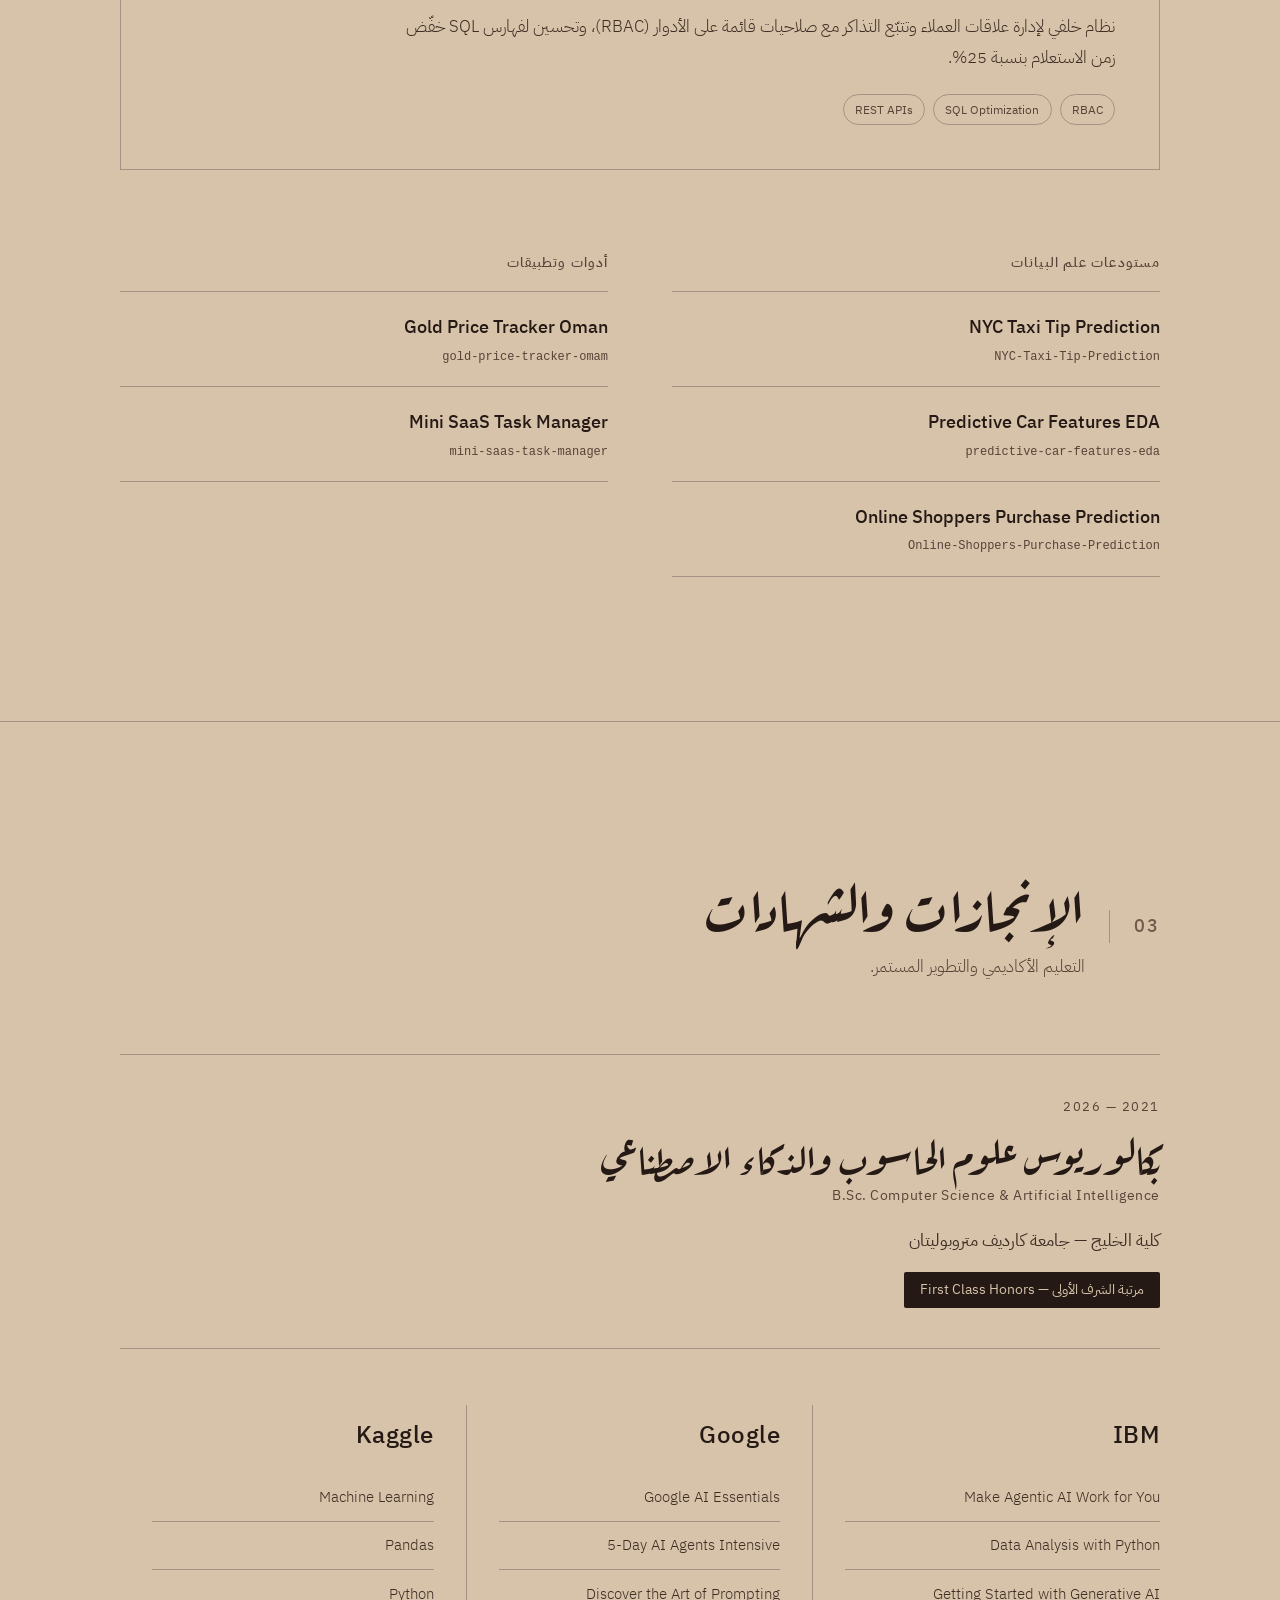
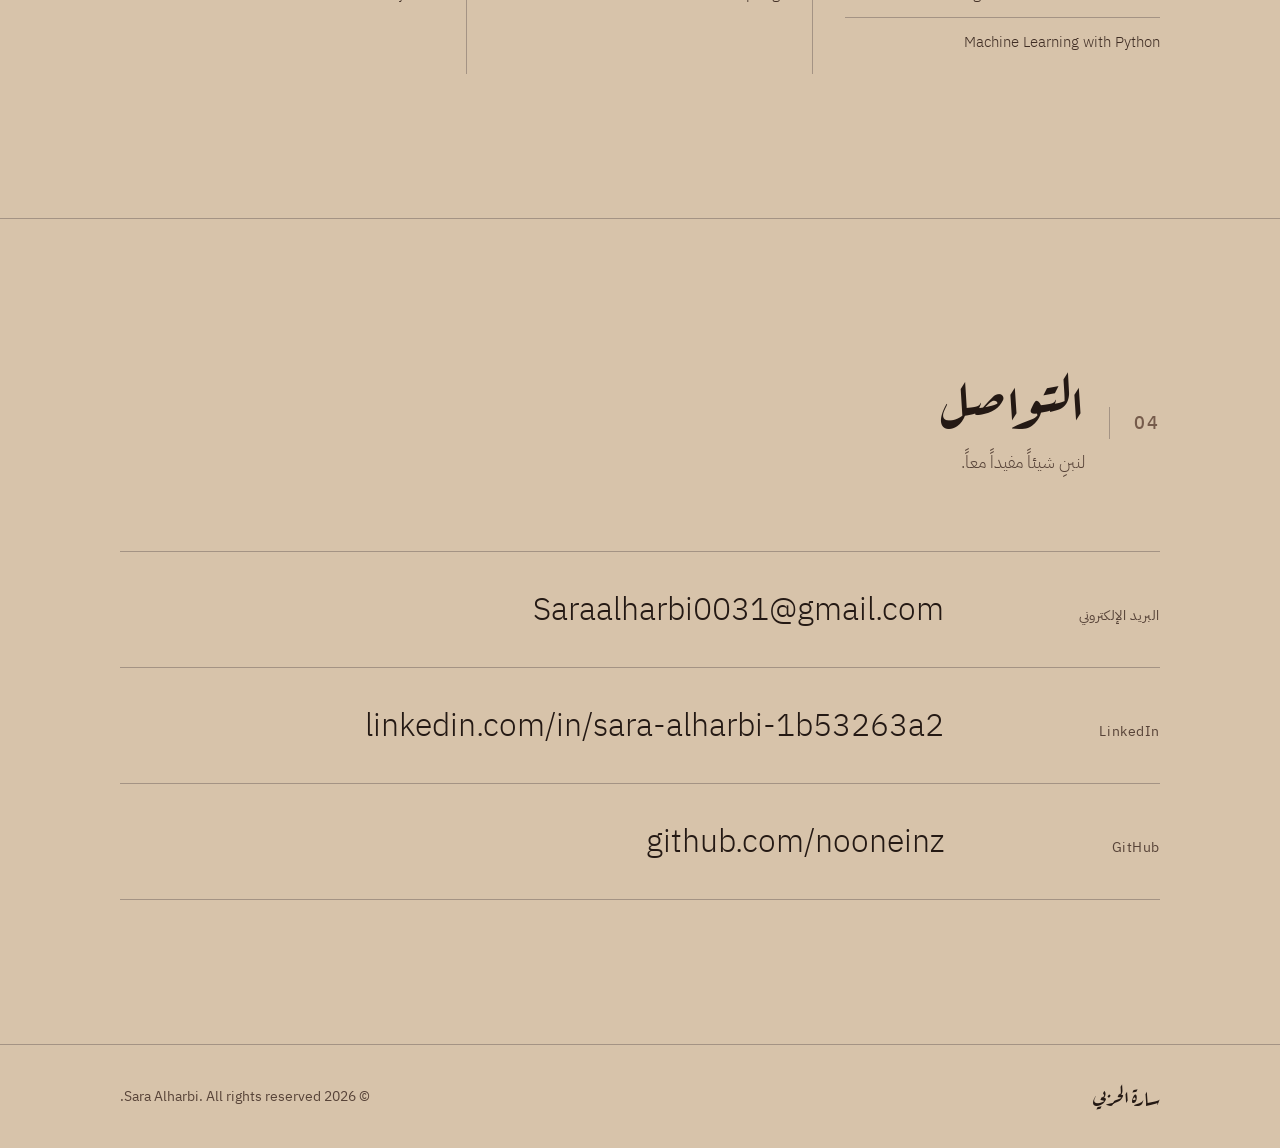
<file: sara-portfolio/sara-portfolio/frontend/index.html>
<!DOCTYPE html>
<html lang="ar" dir="rtl">
<head>
  <meta charset="UTF-8" />
  <meta name="viewport" content="width=device-width, initial-scale=1.0" />
  <title>سارة الحربي | Sara Alharbi — Software Engineer & AI Specialist</title>
  <meta name="description" content="سارة الحربي — مهندسة برمجيات وأخصائية ذكاء اصطناعي. مشاريع في الـ Agentic AI، تطوير الويب، وتحليل البيانات." />
  <meta name="theme-color" content="#D7C3AA" />
  <link rel="icon" href="data:image/svg+xml,%3Csvg xmlns=%22http://www.w3.org/2000/svg%22 viewBox=%220 0 64 64%22%3E%3Crect width=%2264%22 height=%2264%22 fill=%22%23241914%22/%3E%3Ctext x=%2232%22 y=%2244%22 font-size=%2236%22 text-anchor=%22middle%22 fill=%22%23D7C3AA%22 font-family=%22serif%22%3ES%3C/text%3E%3C/svg%3E" />

  <meta property="og:title" content="سارة الحربي | Sara Alharbi" />
  <meta property="og:description" content="مهندسة برمجيات وأخصائية ذكاء اصطناعي — اسأل المساعد الذكي عن مشاريعي ومهاراتي." />
  <meta property="og:type" content="website" />

  <link rel="preconnect" href="https://fonts.googleapis.com" />
  <link rel="preconnect" href="https://fonts.gstatic.com" crossorigin />
  <link href="https://fonts.googleapis.com/css2?family=Aref+Ruqaa:wght@400;700&family=IBM+Plex+Sans+Arabic:wght@300;400;500;600&display=swap" rel="stylesheet" />

  <link rel="stylesheet" href="css/styles.css" />
</head>
<body>
  <a class="skip-link" href="#main">تخطَّ إلى المحتوى</a>

  <!-- ================= HEADER ================= -->
  <header class="site-header">
    <div class="container header-inner">
      <a href="#top" class="logo" aria-label="سارة الحربي — الصفحة الرئيسية">
        <span class="logo-ar">سارة الحربي</span>
        <span class="logo-sep">|</span>
        <span class="logo-en" lang="en">Sara Alharbi</span>
      </a>

      <button class="nav-toggle" type="button" aria-expanded="false" aria-controls="site-nav">القائمة</button>

      <nav id="site-nav" class="site-nav" aria-label="التنقل الرئيسي">
        <a href="#services">الخدمات</a>
        <a href="#projects">المشاريع</a>
        <a href="#achievements">الإنجازات</a>
        <a href="#ask">اسأل سارة</a>
        <a href="#contact">التواصل</a>
      </nav>
    </div>
  </header>

  <main id="main">
    <!-- ================= HERO + CHAT ================= -->
    <section id="top" class="hero">
      <div class="container">
        <p class="eyebrow" lang="en">Software Engineer &amp; AI Specialist — Muscat, Oman</p>
        <h1 class="hero-title">وش حابة تعرف عني؟</h1>
        <p class="hero-subtitle">
          أنا سارة الحربي — مهندسة برمجيات وأخصائية ذكاء اصطناعي.
          اسأل المساعد الذكي لمعرفة المزيد عن مشاريعي ومهاراتي.
        </p>

        <div id="ask" class="chat" aria-label="المساعد الذكي">
          <div class="chat-head">
            <span class="chat-label">اسأل سارة</span>
            <span class="chat-status" id="chat-status">متصل</span>
          </div>

          <div class="chat-log" id="chat-log" role="log" aria-live="polite" aria-relevant="additions">
            <div class="msg msg-bot">
              <span class="msg-who">المساعد</span>
              <p class="msg-text">أهلاً بك. اسألني عن مشاريع سارة، مهاراتها، أو طريقة التواصل معها — بالعربية أو بالإنجليزية.</p>
            </div>
          </div>

          <div class="chat-suggestions" id="chat-suggestions">
            <button type="button" class="chip">ما هي أبرز مشاريع سارة؟</button>
            <button type="button" class="chip">ما هو مشروع Baseera؟</button>
            <button type="button" class="chip">ما هي مهارات وتخصص سارة؟</button>
            <button type="button" class="chip">كيف أتواصل مع سارة؟</button>
          </div>

          <form class="chat-form" id="chat-form" autocomplete="off">
            <label for="chat-input" class="visually-hidden">اكتب سؤالك</label>
            <input
              id="chat-input"
              name="question"
              type="text"
              maxlength="600"
              placeholder="اكتب سؤالك هنا…"
              required
            />
            <button type="submit" class="btn btn-primary" id="chat-send">إرسال</button>
          </form>
        </div>
      </div>
    </section>

    <!-- ================= SERVICES ================= -->
    <section id="services" class="section">
      <div class="container">
        <header class="section-head">
          <span class="section-num" lang="en">01</span>
          <h2 class="section-title">الخدمات</h2>
          <p class="section-lead">ما أقدّمه من حلول، من الفكرة حتى النشر.</p>
        </header>

        <ol class="services">
          <li class="service">
            <span class="service-index" lang="en">01</span>
            <div>
              <h3 class="service-title">تطوير حلول الذكاء الاصطناعي والـ Agentic AI</h3>
              <p class="service-en" lang="en">AI &amp; Machine Learning Solutions</p>
              <p class="service-desc">بناء وكلاء ذكيين وأنظمة تعلّم آلي تحوّل البيانات إلى قرارات، ودمجها في منتجات حقيقية جاهزة للإنتاج.</p>
            </div>
          </li>
          <li class="service">
            <span class="service-index" lang="en">02</span>
            <div>
              <h3 class="service-title">تطوير تطبيقات الويب والـ RESTful APIs</h3>
              <p class="service-en" lang="en">Full-Stack Web &amp; API Development</p>
              <p class="service-desc">تطبيقات ويب متكاملة بمعمارية MVC باستخدام Django وASP.NET Core، مع واجهات برمجية آمنة وخطوط CI/CD.</p>
            </div>
          </li>
          <li class="service">
            <span class="service-index" lang="en">03</span>
            <div>
              <h3 class="service-title">تحليل البيانات وبناء النماذج التنبؤية</h3>
              <p class="service-en" lang="en">Data Analysis &amp; Predictive Analytics</p>
              <p class="service-desc">استكشاف البيانات وتنظيفها وبناء نماذج تنبؤية دقيقة، مع لوحات تحليل واضحة لاتخاذ القرار.</p>
            </div>
          </li>
        </ol>
      </div>
    </section>

    <!-- ================= PROJECTS ================= -->
    <section id="projects" class="section">
      <div class="container">
        <header class="section-head">
          <span class="section-num" lang="en">02</span>
          <h2 class="section-title">المشاريع</h2>
          <p class="section-lead">مختارات من أعمالي في الذكاء الاصطناعي وهندسة البرمجيات.</p>
        </header>

        <!-- Featured -->
        <div class="projects-featured">
          <article class="project project-lg">
            <div class="project-meta">
              <span class="project-kind">مشروع رئيسي</span>
              <span class="project-repo" lang="en">baseera-app</span>
            </div>
            <h3 class="project-title" lang="en">Baseera</h3>
            <p class="project-desc">
              منصة B2B SaaS ذكية لذكاء الأعمال، تعتمد على Agentic AI لتحويل بيانات المالية والمبيعات والمخزون إلى توصيات استراتيجية فورية.
              شاركت بها في مسابقة <span lang="en">“Engineer It with AI”</span> التابعة لمؤسسة مدار.
            </p>
            <ul class="tags" lang="en">
              <li>Django</li><li>Agentic AI</li><li>PostgreSQL</li><li>Render</li>
            </ul>
            <div class="project-links">
              <a href="https://github.com/nooneinz/baseera-app" target="_blank" rel="noopener">المستودع</a>
            </div>
          </article>

          <article class="project project-lg">
            <div class="project-meta">
              <span class="project-kind">مشروع رئيسي</span>
              <span class="project-repo" lang="en">RetentionAI-Project</span>
            </div>
            <h3 class="project-title" lang="en">RetentionAI</h3>
            <p class="project-desc">
              نظام للتنبؤ بخطر تسرّب الطلاب باستخدام نموذج CNN-LSTM هجين بدقة <strong>94.5%</strong>،
              مع لوحات تحليل لحظية وثلاثة أدوار للمستخدمين.
            </p>
            <ul class="tags" lang="en">
              <li>Python</li><li>Flask</li><li>MySQL</li><li>TensorFlow</li>
            </ul>
            <div class="project-links">
              <a href="https://github.com/nooneinz/RetentionAI-Project" target="_blank" rel="noopener">المستودع</a>
            </div>
          </article>
        </div>

        <article class="project project-wide">
          <div class="project-meta">
            <span class="project-kind">هندسة خلفية</span>
          </div>
          <h3 class="project-title" lang="en">Multi-Tier Ticketing &amp; CRM Architecture</h3>
          <p class="project-desc">
            نظام خلفي لإدارة علاقات العملاء وتتبّع التذاكر مع صلاحيات قائمة على الأدوار (RBAC)،
            وتحسين لفهارس SQL خفّض زمن الاستعلام بنسبة 25%.
          </p>
          <ul class="tags" lang="en">
            <li>RBAC</li><li>SQL Optimization</li><li>REST APIs</li>
          </ul>
        </article>

        <!-- Smaller repos -->
        <div class="project-groups">
          <div class="project-group">
            <h3 class="group-title">مستودعات علم البيانات</h3>
            <ul class="repo-list">
              <li>
                <a href="https://github.com/nooneinz/NYC-Taxi-Tip-Prediction" target="_blank" rel="noopener">
                  <span class="repo-name" lang="en">NYC Taxi Tip Prediction</span>
                  <span class="repo-slug" lang="en">NYC-Taxi-Tip-Prediction</span>
                </a>
              </li>
              <li>
                <a href="https://github.com/nooneinz/predictive-car-features-eda" target="_blank" rel="noopener">
                  <span class="repo-name" lang="en">Predictive Car Features EDA</span>
                  <span class="repo-slug" lang="en">predictive-car-features-eda</span>
                </a>
              </li>
              <li>
                <a href="https://github.com/nooneinz/Online-Shoppers-Purchase-Prediction" target="_blank" rel="noopener">
                  <span class="repo-name" lang="en">Online Shoppers Purchase Prediction</span>
                  <span class="repo-slug" lang="en">Online-Shoppers-Purchase-Prediction</span>
                </a>
              </li>
            </ul>
          </div>

          <div class="project-group">
            <h3 class="group-title">أدوات وتطبيقات</h3>
            <ul class="repo-list">
              <li>
                <a href="https://github.com/nooneinz/gold-price-tracker-omam" target="_blank" rel="noopener">
                  <span class="repo-name" lang="en">Gold Price Tracker Oman</span>
                  <span class="repo-slug" lang="en">gold-price-tracker-omam</span>
                </a>
              </li>
              <li>
                <a href="https://github.com/nooneinz/mini-saas-task-manager" target="_blank" rel="noopener">
                  <span class="repo-name" lang="en">Mini SaaS Task Manager</span>
                  <span class="repo-slug" lang="en">mini-saas-task-manager</span>
                </a>
              </li>
            </ul>
          </div>
        </div>
      </div>
    </section>

    <!-- ================= ACHIEVEMENTS ================= -->
    <section id="achievements" class="section">
      <div class="container">
        <header class="section-head">
          <span class="section-num" lang="en">03</span>
          <h2 class="section-title">الإنجازات والشهادات</h2>
          <p class="section-lead">التعليم الأكاديمي والتطوير المستمر.</p>
        </header>

        <div class="degree">
          <p class="degree-years" lang="en">2021 — 2026</p>
          <h3 class="degree-title">بكالوريوس علوم الحاسوب والذكاء الاصطناعي</h3>
          <p class="degree-en" lang="en">B.Sc. Computer Science &amp; Artificial Intelligence</p>
          <p class="degree-school">كلية الخليج — جامعة كارديف متروبوليتان</p>
          <p class="degree-honor">مرتبة الشرف الأولى <span lang="en">— First Class Honors</span></p>
        </div>

        <div class="certs">
          <div class="cert-col">
            <h3 class="cert-issuer" lang="en">IBM</h3>
            <ul lang="en">
              <li>Make Agentic AI Work for You</li>
              <li>Data Analysis with Python</li>
              <li>Getting Started with Generative AI</li>
              <li>Machine Learning with Python</li>
            </ul>
          </div>
          <div class="cert-col">
            <h3 class="cert-issuer" lang="en">Google</h3>
            <ul lang="en">
              <li>Google AI Essentials</li>
              <li>5-Day AI Agents Intensive</li>
              <li>Discover the Art of Prompting</li>
            </ul>
          </div>
          <div class="cert-col">
            <h3 class="cert-issuer" lang="en">Kaggle</h3>
            <ul lang="en">
              <li>Machine Learning</li>
              <li>Pandas</li>
              <li>Python</li>
            </ul>
          </div>
        </div>
      </div>
    </section>

    <!-- ================= CONTACT ================= -->
    <section id="contact" class="section contact">
      <div class="container">
        <header class="section-head">
          <span class="section-num" lang="en">04</span>
          <h2 class="section-title">التواصل</h2>
          <p class="section-lead">لنبنِ شيئاً مفيداً معاً.</p>
        </header>

        <ul class="contact-list">
          <li>
            <span class="contact-label">البريد الإلكتروني</span>
            <a class="contact-value" lang="en" href="mailto:Saraalharbi0031@gmail.com">Saraalharbi0031@gmail.com</a>
          </li>
          <li>
            <span class="contact-label" lang="en">LinkedIn</span>
            <a class="contact-value" lang="en" href="https://www.linkedin.com/in/sara-alharbi-1b53263a2" target="_blank" rel="noopener">linkedin.com/in/sara-alharbi-1b53263a2</a>
          </li>
          <li>
            <span class="contact-label" lang="en">GitHub</span>
            <a class="contact-value" lang="en" href="https://github.com/nooneinz" target="_blank" rel="noopener">github.com/nooneinz</a>
          </li>
        </ul>
      </div>
    </section>
  </main>

  <!-- ================= FOOTER ================= -->
  <footer class="site-footer">
    <div class="container footer-inner">
      <span class="footer-name">سارة الحربي</span>
      <span class="footer-copy" lang="en">© <span id="year">2026</span> Sara Alharbi. All rights reserved.</span>
    </div>
  </footer>

  <script src="js/config.js"></script>
  <script src="js/main.js"></script>
</body>
</html>
</file>
<file: frontend/css/styles.css>
/* =========================================================
   Sara Alharbi — Portfolio
   Desert in black and white: dune photographs behind every
   section, a calm sand-white day and a deep charcoal night.
   Arabic (RTL) + English.
   ========================================================= */

/* ---------- Tokens: day (default) ---------- */
:root {
  color-scheme: light;
  --bg: #f2f2ef;            /* off-white: the old ink palette, inverted for day */
  --bg-solid: #f7f7f5;
  --surface: rgba(247, 247, 245, 0.8);
  --surface-2: rgba(11, 11, 11, 0.05);
  --glass: rgba(245, 245, 242, 0.6);
  --text: #0b0b0b;
  --muted: #555555;
  --faint: #8a8a86;
  --line: rgba(11, 11, 11, 0.14);
  --line-strong: rgba(11, 11, 11, 0.36);
  --primary: #0b0b0b;        /* the one action colour: ink by day */
  --on-primary: #f5f5f5;
  --primary-hover: #222222;
  --sand: #a8a8a4;           /* decoration only, never text */
  --invert: #0b0b0b;         /* inverted cards */
  --on-invert: #f5f5f5;
  --on-invert-muted: #a8a8a4;
  --ok: #2f8a58;
  --error: #a8321c;
  --veil-rgb: 242, 242, 239;
  --photo-filter: grayscale(1) brightness(1.08) contrast(0.88);
  --sheen-1: rgba(255, 255, 255, 0.7);
  --sheen-2: rgba(255, 255, 255, 0.18);
  --sheen-edge: rgba(255, 255, 255, 0.9);
  --shadow: 0 1px 0 rgba(18, 18, 18, 0.04), 0 24px 48px -28px rgba(40, 34, 24, 0.45);

  --display: "Inter", "IBM Plex Sans Arabic", system-ui, sans-serif;
  --sans: "Inter", "IBM Plex Sans Arabic", system-ui, sans-serif;
  --mono: "Inter", "IBM Plex Sans Arabic", system-ui, sans-serif;

  /* Raise --motion-speed to slow every animation down, lower it to speed up. */
  --motion-speed: 1;
  --ease: cubic-bezier(0.2, 0.8, 0.2, 1);
  --ease-io: cubic-bezier(0.65, 0, 0.2, 1);
  --dur: calc(0.5s * var(--motion-speed));

  --gutter: clamp(20px, 3.4vw, 56px);
  --max-w: 1440px;
  --header-h: 80px;
  --r-sm: 0;
  --r-md: 0;
  --r-lg: 0;
}

/* ---------- Tokens: night ---------- */
:root[data-theme="dark"] {
  color-scheme: dark;
  --bg: #0b0b0b;            /* the old theme: ink black, off-white, warm grey */
  --bg-solid: #121211;
  --surface: rgba(18, 18, 17, 0.78);
  --surface-2: rgba(255, 255, 255, 0.07);
  --glass: rgba(11, 11, 11, 0.5);
  --text: #f5f5f5;
  --muted: #a8a8a4;
  --faint: #6f6f6b;
  --line: rgba(255, 255, 255, 0.16);
  --line-strong: rgba(255, 255, 255, 0.34);
  --primary: #f5f5f5;        /* off-white by night */
  --on-primary: #0b0b0b;
  --primary-hover: #ffffff;
  --sand: #5c5c58;
  --invert: #f5f5f5;
  --on-invert: #0b0b0b;
  --on-invert-muted: #555555;
  --ok: #6fd39b;
  --error: #d89b9b;
  --veil-rgb: 11, 11, 11;
  --photo-filter: grayscale(1) brightness(0.66) contrast(1.06);
  --sheen-1: rgba(255, 255, 255, 0.11);
  --sheen-2: rgba(255, 255, 255, 0.03);
  --sheen-edge: rgba(255, 255, 255, 0.22);
  --shadow: 0 1px 0 rgba(255, 255, 255, 0.03), 0 28px 56px -30px rgba(0, 0, 0, 0.9);
}
/* No JS: follow the device */
@media (prefers-color-scheme: dark) {
  :root:not([data-theme]) {
    color-scheme: dark;
    --bg: #0b0b0b; --bg-solid: #121211; --surface: rgba(18, 18, 17, 0.78); --surface-2: rgba(255, 255, 255, 0.07);
    --glass: rgba(11, 11, 11, 0.5); --text: #f5f5f5; --muted: #a8a8a4; --faint: #6f6f6b;
    --line: rgba(255, 255, 255, 0.16); --line-strong: rgba(255, 255, 255, 0.34);
    --primary: #f5f5f5; --on-primary: #0b0b0b; --primary-hover: #ffffff; --sand: #5c5c58;
    --invert: #f5f5f5; --on-invert: #0b0b0b; --on-invert-muted: #555555; --ok: #6fd39b; --error: #d89b9b;
    --veil-rgb: 11, 11, 11; --photo-filter: grayscale(1) brightness(0.66) contrast(1.06);
    --sheen-1: rgba(255, 255, 255, 0.11); --sheen-2: rgba(255, 255, 255, 0.03); --sheen-edge: rgba(255, 255, 255, 0.22);
  }
}

html[lang="ar"] {
  --display: "El Messiri", "IBM Plex Sans Arabic", system-ui, sans-serif;
  --sans: "IBM Plex Sans Arabic", system-ui, sans-serif;
}

/* Day/night artwork swaps (logos) */
.only-dark { display: none !important; }
:root[data-theme="dark"] .only-dark { display: block !important; }
:root[data-theme="dark"] .only-light { display: none !important; }

/* ---------- Base ---------- */
*,
*::before,
*::after { box-sizing: border-box; }

html {
  background: var(--bg);
  scroll-behavior: smooth;
  -webkit-text-size-adjust: 100%;
}

body {
  margin: 0;
  background: var(--bg);
  color: var(--text);
  font-family: var(--sans);
  font-size: 17px;
  line-height: 1.6;
  -webkit-font-smoothing: antialiased;
  text-rendering: optimizeLegibility;
  overflow-x: hidden;
  transition: color 0.4s;
}
html[lang="ar"] body { line-height: 1.8; }

img { max-width: 100%; display: block; }
a { color: inherit; text-decoration: none; }
button { font: inherit; color: inherit; background: none; border: 0; cursor: pointer; padding: 0; }
h1, h2, h3, h4, p, ul, ol { margin: 0; }
ul, ol { padding: 0; list-style: none; }
[hidden] { display: none !important; }

::selection { background: var(--primary); color: var(--on-primary); }
:focus-visible { outline: 2px solid var(--text); outline-offset: 3px; border-radius: 6px; }

main, .site-end { position: relative; }

.container {
  position: relative;
  z-index: 2;
  width: 100%;
  max-width: var(--max-w);
  margin-inline: auto;
  padding-inline: var(--gutter);
}

.visually-hidden {
  position: absolute !important;
  width: 1px; height: 1px;
  overflow: hidden;
  clip: rect(0 0 0 0);
  white-space: nowrap;
}

.skip-link {
  position: fixed;
  top: 12px;
  inset-inline-start: 12px;
  z-index: 500;
  padding: 10px 16px;
  border-radius: 999px;
  background: var(--primary);
  color: var(--on-primary);
  font-weight: 600;
  transform: translateY(-200%);
}
.skip-link:focus { transform: none; }

/* ---------- Type ---------- */
.display {
  font-family: var(--display);
  font-weight: 800;
  line-height: 0.98;
  letter-spacing: -0.035em;
}
html[lang="ar"] .display { font-weight: 700; line-height: 1.3; letter-spacing: 0; }

.meta {
  font-family: var(--mono);
  font-size: 12.5px;
  font-weight: 500;
  line-height: 1.3;
  letter-spacing: 0.01em;
}
html[lang="ar"] .meta:not([lang="en"]) { font-family: var(--sans); font-size: 14px; letter-spacing: 0; }
.muted { color: var(--muted); }

/* Glass: frosted panel over the dunes */
.glass {
  background: var(--glass);
  -webkit-backdrop-filter: blur(22px) saturate(1.05);
  backdrop-filter: blur(22px) saturate(1.05);
  border: 1px solid var(--line);
  box-shadow: var(--shadow);
}

/* =========================================================
   Desert backdrop
   ========================================================= */
.desert {
  position: fixed;
  inset: 0;
  z-index: 0;
  pointer-events: none;
  overflow: hidden;
  background: var(--bg);
  transition: background 0.6s;
}
.scene {
  position: absolute;
  inset: -4%;
  opacity: 0;
  transition: opacity calc(1.6s * var(--motion-speed)) var(--ease);
}
.scene.is-on { opacity: 1; }
.pane {
  position: absolute;
  top: 0;
  bottom: 0;
  width: 60%;
  background: var(--bg) var(--img-day) center 55% / cover no-repeat;
  filter: var(--photo-filter);
  transition: filter 0.6s;
  will-change: transform; /* keep the slow drift on the GPU */
  /* Every pane drifts, but only the visible scene's panes move. Pausing (rather than
     removing the animation) keeps a fading-out photo where it is instead of snapping back. */
  animation: drift calc(48s * var(--motion-speed)) ease-in-out infinite alternate;
  animation-play-state: paused;
}
:root[data-theme="dark"] .pane { background-image: var(--img-night); }
.pane-1 { left: 0; }
/* The second photograph feathers into the first, so the two read as one panorama. */
.pane-2 {
  right: 0;
  -webkit-mask-image: linear-gradient(to right, transparent, #000 34%);
  mask-image: linear-gradient(to right, transparent, #000 34%);
}
.scene.is-on .pane { animation-play-state: running; }
.pane-2 { animation-delay: -12s; }
@keyframes drift {
  from { transform: scale(1.02); }
  to { transform: scale(1.1) translate3d(-1.2%, -0.8%, 0); }
}

/* Day uses the bright, airy photographs; night the deep, dark ones. */
.scene-a .pane-1 { --img-day: url("../img/desert/d3.webp"); --img-night: url("../img/desert/d4.webp"); background-position: center 40%; }
.scene-a .pane-2 { --img-day: url("../img/desert/d1.webp"); --img-night: url("../img/desert/d1.webp"); background-position: center 62%; }
.scene-b .pane-1 { --img-day: url("../img/desert/d2.webp"); --img-night: url("../img/desert/d1.webp"); background-position: center 62%; }
.scene-b .pane-2 { --img-day: url("../img/desert/d3.webp"); --img-night: url("../img/desert/d4.webp"); }
.scene-c .pane-1 { --img-day: url("../img/desert/d1.webp"); --img-night: url("../img/desert/d4.webp"); background-position: center 70%; }
.scene-c .pane-2 { --img-day: url("../img/desert/d2.webp"); --img-night: url("../img/desert/d2.webp"); background-position: center 60%; }
.scene-d .pane-1 { --img-day: url("../img/desert/d3.webp"); --img-night: url("../img/desert/d2.webp"); background-position: center 60%; }
.scene-d .pane-2 { --img-day: url("../img/desert/d2.webp"); --img-night: url("../img/desert/d4.webp"); background-position: center 58%; }

/* Phones (portrait): one photograph fills the screen, lighter files. */
@media (max-aspect-ratio: 1/1), (max-width: 700px) {
  .pane-1 { width: 100%; }
  .pane-2 { display: none; }
  .scene-a .pane-1 { --img-day: url("../img/desert/d3-m.webp"); --img-night: url("../img/desert/d4-m.webp"); }
  .scene-b .pane-1 { --img-day: url("../img/desert/d2-m.webp"); --img-night: url("../img/desert/d1-m.webp"); }
  .scene-c .pane-1 { --img-day: url("../img/desert/d1-m.webp"); --img-night: url("../img/desert/d4-m.webp"); }
  .scene-d .pane-1 { --img-day: url("../img/desert/d2-m.webp"); --img-night: url("../img/desert/d2-m.webp"); }
}

/* The veil: thin over the hero, thicker over reading sections, so the eye rests. */
.veil {
  position: absolute;
  inset: 0;
  background:
    radial-gradient(ellipse 60% 55% at 50% 50%, rgba(var(--veil-rgb), 0.35), transparent 70%),
    linear-gradient(to bottom, rgba(var(--veil-rgb), 0.2), rgba(var(--veil-rgb), 0) 30%, rgba(var(--veil-rgb), 0.35));
  transition: background-color calc(1.2s * var(--motion-speed)) var(--ease);
  background-color: rgba(var(--veil-rgb), 0.12);
}
:root[data-veil="mid"] .veil { background-color: rgba(var(--veil-rgb), 0.5); }
:root[data-veil="high"] .veil { background-color: rgba(var(--veil-rgb), 0.78); }

/* Film grain keeps the photographs and flat panels in the same texture. */
.grain {
  position: absolute;
  inset: 0;
  opacity: 0.07;
  mix-blend-mode: overlay;
  background-image: url("data:image/svg+xml,%3Csvg xmlns='http://www.w3.org/2000/svg' width='180' height='180'%3E%3Cfilter id='n'%3E%3CfeTurbulence type='fractalNoise' baseFrequency='.85' numOctaves='3' stitchTiles='stitch'/%3E%3C/filter%3E%3Crect width='100%25' height='100%25' filter='url(%23n)'/%3E%3C/svg%3E");
}

/* Drifting sand: difference blending makes the grains dark by day, light by night. */
.dust { position: fixed; inset: 0; z-index: 60; width: 100%; height: 100%; pointer-events: none; mix-blend-mode: difference; }

/* Theme switch: a circle of the new theme grows out of the button (View Transitions).
   Browsers without them get a short cross-fade of colours instead of a hard cut. */
.theme-fade *,
.theme-fade *::before,
.theme-fade *::after {
  transition: background-color 0.5s var(--ease), color 0.5s var(--ease), border-color 0.5s var(--ease), box-shadow 0.5s var(--ease), filter 0.5s var(--ease) !important;
}
::view-transition-old(root),
::view-transition-new(root) { animation: none; mix-blend-mode: normal; }
::view-transition-new(root) { z-index: 2; }

/* ---------- Pills ---------- */
.pill {
  display: inline-flex;
  align-items: center;
  gap: 0.6em;
  border-radius: 999px;
  background: var(--primary);
  color: var(--on-primary);
  padding: 0.85em 1.5em;
  font-size: 15px;
  font-weight: 600;
  line-height: 1.2;
  transition: transform calc(0.3s * var(--motion-speed)) var(--ease), background 0.3s, color 0.3s, box-shadow 0.3s;
}
.pill:hover { transform: translateY(-2px); background: var(--primary-hover); }
.pill:disabled { opacity: 0.5; cursor: default; transform: none; }
.pill-accent { background: var(--primary); color: var(--on-primary); }
.pill-ghost { background: transparent; color: var(--text); box-shadow: inset 0 0 0 1.5px var(--text); }
.pill-ghost:hover { background: var(--primary); color: var(--on-primary); }
.pill-ink { padding-inline-end: 0.5em; }
.pill-dot {
  flex-shrink: 0;
  display: grid;
  place-items: center;
  width: 34px;
  height: 34px;
  border-radius: 50%;
  background: var(--on-primary);
  color: var(--primary);
  font-size: 16px;
  transition: transform 0.4s var(--ease);
}
.pill:hover .pill-dot { transform: rotate(-45deg); }
html[dir="rtl"] .pill-dot { transform: scaleX(-1); }
html[dir="rtl"] .pill:hover .pill-dot { transform: scaleX(-1) rotate(-45deg); }

/* ---------- Letter roll (nav hover) ---------- */
.roll { display: inline-flex; white-space: pre; direction: ltr; unicode-bidi: isolate; }
.roll-char { display: inline-block; overflow: hidden; height: 1.3em; line-height: 1.3; }
.roll-stack {
  display: flex;
  flex-direction: column;
  transition: transform var(--dur) var(--ease-io);
  transition-delay: calc(var(--i) * 20ms * var(--motion-speed));
}
.roll-trigger:hover .roll-stack,
.roll-trigger:focus-visible .roll-stack { transform: translateY(-100%); }

/* ---------- Header ---------- */
.site-header {
  position: fixed;
  inset: 0 0 auto;
  z-index: 100;
  transition: background 0.4s, box-shadow 0.4s;
}
.site-header.is-solid {
  background: rgba(var(--veil-rgb), 0.72);
  -webkit-backdrop-filter: blur(16px);
  backdrop-filter: blur(16px);
  box-shadow: 0 1px 0 var(--line);
}
.header-inner { height: var(--header-h); display: flex; align-items: center; gap: 24px; }
.logo { position: relative; z-index: 2; display: inline-flex; transition: opacity 0.35s var(--ease); }
.logo-img { height: 44px; width: auto; }
/* While the hero's big mark is on screen the header mark waits; the hero mark flies into its place. */
.js.flying .site-header .logo { opacity: 0; pointer-events: none; }

.site-nav { display: flex; gap: 6px; margin-inline-start: auto; }
.nav-pill {
  padding: 10px 18px;
  border-radius: 999px;
  color: var(--text);
  font-size: 15px;
  font-weight: 500;
  transition: background 0.3s, color 0.3s;
}
.nav-pill:hover { background: var(--surface-2); }
.nav-pill.is-active { box-shadow: inset 0 0 0 1.5px var(--text); }
.nav-cta { margin-inline-start: 6px; background: var(--primary); color: var(--on-primary); font-weight: 600; }
.nav-cta:hover { background: var(--primary-hover); }
.header-end { display: flex; align-items: center; gap: 10px; position: relative; z-index: 2; }
.lang-toggle,
.theme-toggle {
  display: grid;
  place-items: center;
  width: 44px;
  height: 44px;
  border-radius: 50%;
  box-shadow: inset 0 0 0 1.5px var(--line-strong);
  font-size: 13px;
  font-weight: 600;
  transition: background 0.3s, color 0.3s, box-shadow 0.3s;
}
.lang-toggle:hover,
.theme-toggle:hover { background: var(--primary); color: var(--on-primary); box-shadow: none; }
.theme-toggle svg { grid-area: 1 / 1; transition: transform 0.6s var(--ease), opacity 0.4s; }
.theme-toggle .ico-sun { opacity: 0; transform: rotate(-90deg) scale(0.6); }
:root[data-theme="dark"] .theme-toggle .ico-sun { opacity: 1; transform: none; }
:root[data-theme="dark"] .theme-toggle .ico-moon { opacity: 0; transform: rotate(90deg) scale(0.6); }
.nav-toggle { display: none; }

@media (max-width: 900px) {
  .header-end { margin-inline-start: auto; }
  .nav-toggle {
    display: inline-flex;
    padding: 10px 20px;
    border-radius: 999px;
    background: var(--primary);
    color: var(--on-primary);
    font-size: 15px;
    font-weight: 600;
  }
  .site-nav {
    position: fixed;
    inset: 0;
    z-index: 1;
    flex-direction: column;
    justify-content: flex-end;
    align-items: flex-start;
    gap: 8px;
    margin: 0;
    padding: var(--gutter) var(--gutter) 72px;
    background: rgba(var(--veil-rgb), 0.9);
    -webkit-backdrop-filter: blur(24px);
    backdrop-filter: blur(24px);
    visibility: hidden;
    opacity: 0;
    transition: opacity calc(0.35s * var(--motion-speed)) var(--ease), visibility 0s linear calc(0.35s * var(--motion-speed));
  }
  .site-nav.is-open { visibility: visible; opacity: 1; transition-delay: 0s; }
  .site-nav .nav-pill { font-family: var(--display); font-size: 36px; font-weight: 700; padding: 6px 4px; color: var(--text); }
  .site-nav .nav-cta { margin: 12px 0 0; padding: 10px 26px; color: var(--on-primary); }
  .site-header:has(.site-nav.is-open) { -webkit-backdrop-filter: none; backdrop-filter: none; background: transparent; }
  .js.flying .site-header:has(.site-nav.is-open) .logo { opacity: 1; }
}
@media (max-width: 420px) {
  .header-end { gap: 6px; }
  .lang-toggle, .theme-toggle { width: 40px; height: 40px; }
  .nav-toggle { padding: 9px 16px; }
}

/* =========================================================
   Hero: the logo lockup centred over the dunes
   ========================================================= */
.hero {
  position: relative;
  min-height: 100vh;
  min-height: 100svh;
  display: grid;
  place-items: center;
  padding: var(--header-h) var(--gutter) 96px;
}
.lockup { display: flex; flex-direction: column; align-items: center; text-align: center; }
.mark {
  position: relative;
  z-index: 120; /* above the header while it flies into it */
  display: block;
  width: clamp(150px, 19vw, 260px);
  transform-origin: 0 0;
  will-change: transform;
}
.mark img { width: 100%; height: auto; filter: drop-shadow(0 30px 40px rgba(0, 0, 0, 0.18)); }
.lockup-name {
  margin-top: clamp(22px, 3vw, 34px);
  font-family: "Inter", sans-serif;
  font-weight: 800;
  font-size: clamp(30px, 4.4vw, 60px);
  line-height: 1;
  letter-spacing: -0.01em;
  text-transform: uppercase;
}
.lockup-role {
  margin-top: 10px;
  font-family: "Inter", sans-serif;
  font-weight: 400;
  font-size: clamp(18px, 2.4vw, 32px);
  line-height: 1;
  letter-spacing: 0.02em;
  text-transform: uppercase;
}
.lockup-name,
.lockup-role,
.lockup-est,
.hero-meta { will-change: opacity, transform; }

/* Entrance: the block rises out of the sand, then the name, then the role. */
.mark { animation: mark-in calc(1.3s * var(--motion-speed)) var(--ease) both; }
.lockup-name { animation: rise calc(1s * var(--motion-speed)) var(--ease) calc(0.45s * var(--motion-speed)) both; }
.lockup-role { animation: rise calc(1s * var(--motion-speed)) var(--ease) calc(0.6s * var(--motion-speed)) both; }
.lockup-est { animation: rise calc(1s * var(--motion-speed)) var(--ease) calc(0.75s * var(--motion-speed)) both; }
.hero-meta { animation: rise calc(1s * var(--motion-speed)) var(--ease) calc(0.9s * var(--motion-speed)) both; }
@keyframes mark-in {
  from { clip-path: inset(100% 0 0 0); translate: 0 30px; }
  to { clip-path: inset(0 0 -20% 0); translate: 0 0; }
}
@keyframes rise { from { opacity: 0; translate: 0 18px; } }

/* ---------- Intro: headline + assistant ---------- */
.intro { position: relative; padding: 72px 0 128px; }
.intro-grid {
  display: grid;
  grid-template-columns: minmax(0, 1fr) minmax(0, 1fr);
  gap: clamp(32px, 5vw, 88px);
  align-items: center;
}
.intro-title { font-size: clamp(46px, 7vw, 112px); overflow-wrap: break-word; }
.intro-subtitle { margin-top: 26px; max-width: 32em; font-size: 19px; color: var(--muted); }
.intro-actions { display: flex; flex-wrap: wrap; align-items: center; gap: 12px; margin-top: 36px; }
.intro-chat { padding: 10px; border-radius: var(--r-lg); }
@media (max-width: 960px) {
  .intro-grid { grid-template-columns: minmax(0, 1fr); }
  .intro { padding: 40px 0 96px; }
}

/* ---------- Chat ---------- */
.chat {
  display: flex;
  flex-direction: column;
  height: min(520px, 66vh);
  border-radius: var(--r-md);
  background: var(--surface);
  color: var(--text);
  overflow: hidden;
  scroll-margin-top: calc(var(--header-h) + 24px);
}
.chat-head {
  display: flex;
  align-items: center;
  gap: 12px;
  padding: 13px 18px;
  border-bottom: 1px solid var(--line);
}
.win-dots { display: inline-flex; gap: 6px; direction: ltr; }
.win-dots i { width: 10px; height: 10px; border-radius: 50%; background: var(--line-strong); }
.win-dots i:first-child { background: var(--text); }
.chat-label { font-family: var(--display); font-weight: 700; font-size: 16px; }
.chat-status { display: inline-flex; align-items: center; gap: 8px; margin-inline-start: auto; font-family: var(--mono); font-size: 12px; color: var(--muted); }
.chat-status::before { content: ""; width: 7px; height: 7px; border-radius: 50%; background: var(--ok); }
.chat-status.is-busy::before { background: var(--text); animation: blink 1s infinite; }
.chat-status.is-error::before { background: var(--error); }
@keyframes blink { 50% { opacity: 0.3; } }

.chat-log { flex: 1; overflow-y: auto; padding: 18px; display: flex; flex-direction: column; gap: 14px; scrollbar-width: thin; }
.msg { display: flex; flex-direction: column; gap: 4px; max-width: 90%; }
.msg-bot .msg-text { background: var(--surface-2); padding: 12px 16px; border-radius: 4px 14px 14px 14px; }
html[dir="rtl"] .msg-bot .msg-text { border-radius: 14px 4px 14px 14px; }
.msg-user { align-self: flex-end; align-items: flex-end; }
.msg-user .msg-text { background: var(--primary); color: var(--on-primary); padding: 12px 16px; border-radius: 14px 4px 14px 14px; }
html[dir="rtl"] .msg-user .msg-text { border-radius: 4px 14px 14px 14px; }
.msg-who { font-family: var(--mono); font-size: 11.5px; color: var(--muted); }
.msg-text { font-size: 15px; line-height: 1.65; white-space: pre-wrap; animation: rise calc(0.5s * var(--motion-speed)) var(--ease) both; }
.msg-text a { text-decoration: underline; text-underline-offset: 3px; }
.msg-error .msg-text { color: var(--error); }
.thinking { display: inline-flex; gap: 4px; }
.thinking span { width: 6px; height: 6px; border-radius: 50%; background: var(--text); animation: blink 1s infinite; }
.thinking span:nth-child(2) { animation-delay: 0.15s; }
.thinking span:nth-child(3) { animation-delay: 0.3s; }
.caret { display: inline-block; width: 2px; height: 1em; margin-inline-start: 2px; vertical-align: -2px; background: var(--text); animation: blink 0.8s infinite; }

.chat-suggestions { display: flex; flex-wrap: wrap; gap: 8px; padding: 0 18px 14px; }
.chip {
  font-size: 13px;
  font-weight: 500;
  padding: 7px 13px;
  border-radius: 999px;
  background: transparent;
  color: var(--text);
  box-shadow: inset 0 0 0 1px var(--line-strong);
  transition: background 0.3s, color 0.3s, box-shadow 0.3s;
}
.chip:hover { background: var(--primary); color: var(--on-primary); box-shadow: none; }
.chip:disabled { opacity: 0.4; cursor: default; }
.chat-form { display: flex; gap: 8px; padding: 12px 14px 14px; border-top: 1px solid var(--line); }
.chat-form input {
  flex: 1;
  min-width: 0;
  font: inherit;
  font-size: 16px;
  color: var(--text);
  background: var(--surface-2);
  border: 1.5px solid transparent;
  border-radius: 999px;
  padding: 11px 18px;
}
.chat-form input::placeholder { color: var(--muted); }
.chat-form input:focus-visible { outline: none; border-color: var(--text); }

/* ---------- Section heads ---------- */
.section-head { display: flex; flex-direction: column; align-items: flex-start; gap: 16px; margin-bottom: 56px; }
.section-title { font-size: clamp(44px, 6.2vw, 92px); }
.section-lead { max-width: 36em; font-size: 18px; color: var(--muted); }
.tag-label {
  display: inline-flex;
  align-items: center;
  gap: 10px;
  font-family: var(--mono);
  font-size: 12.5px;
  font-weight: 500;
  color: var(--muted);
}
.tag-label::before { content: ""; width: 28px; height: 1.5px; background: var(--sand); }

/* ---------- Works ---------- */
.works { position: relative; padding-top: 112px; }
.works-head { display: flex; flex-direction: column; align-items: flex-start; gap: 16px; }
.works-title { font-size: clamp(60px, 10vw, 150px); }
.works-count { font-family: var(--mono); font-size: 16px; font-weight: 500; color: var(--muted); vertical-align: super; margin-inline-start: 10px; }
.works-lead { max-width: 34em; font-size: 18px; color: var(--muted); }

/* Diagonal gallery. Its height (set in JS) is one screen plus one scroll step per project;
   the stage sticks while scrolling through it. */
.gallery { position: relative; }
.stage {
  --card-w: clamp(110px, min(16vw, 21vh), 250px);
  position: sticky;
  top: 0;
  height: 100vh;
  height: 100svh;
  overflow: hidden;
}
.stack { position: absolute; z-index: 2; left: var(--gutter); bottom: 17vh; }
.card {
  position: absolute;
  left: 0;
  bottom: 0;
  width: var(--card-w);
  transform-origin: left bottom;
  transition: transform var(--dur) var(--ease-io), opacity calc(0.18s * var(--motion-speed)) linear;
}
.card.is-hidden { pointer-events: none; }
.card.is-active { will-change: transform; }
.card-link { display: block; }
.card-lift { display: block; transition: transform calc(0.4s * var(--motion-speed)) var(--ease); }
.card-link:hover .card-lift,
.card-link:focus-visible .card-lift { transform: translate(5px, -8px); }
.card-label {
  position: absolute;
  top: calc(100% + 10px);
  left: 0;
  font-family: var(--mono);
  font-size: 12px;
  white-space: nowrap;
  opacity: 0;
  transition: opacity 0.3s;
}
.card-link:hover .card-label,
.card-link:focus-visible .card-label { opacity: 1; }
.card.is-active .card-label { display: none; }

/* Glow: the active project's screenshot, blurred and desaturated behind the stage. */
.stage-glow { position: absolute; inset: -12%; z-index: 0; pointer-events: none; }
.stage-glow i {
  position: absolute;
  inset: 0;
  background: center / cover no-repeat;
  filter: blur(80px) grayscale(1);
  opacity: 0;
  transform: scale(1.1);
  transition: opacity calc(1.1s * var(--motion-speed)) var(--ease);
}
.stage-glow i.on { opacity: 0.18; }

/* Story panel beside the stack */
.stage-panel {
  position: absolute;
  z-index: 3;
  top: 50%;
  right: var(--gutter);
  width: min(500px, 38vw);
  transform: translateY(-48%);
}
.stage-panel > * { animation: panel-in calc(0.6s * var(--motion-speed)) var(--ease) both; animation-delay: calc(var(--k, 0) * 45ms); }
.stage-panel.is-static > * { animation: none; }
@keyframes panel-in { from { opacity: 0; transform: translateY(var(--from, 16px)); filter: blur(4px); } }
.panel-num {
  display: flex;
  align-items: baseline;
  gap: 12px;
  margin-bottom: 18px;
  font-family: "Inter", sans-serif;
  font-weight: 800;
  font-size: clamp(96px, 11vw, 176px);
  line-height: 0.8;
  letter-spacing: -0.04em;
  color: transparent;
  -webkit-text-stroke: 1.5px var(--text);
  font-variant-numeric: tabular-nums;
}
.panel-num small { font-family: var(--mono); font-size: 14px; font-weight: 500; color: var(--muted); -webkit-text-stroke: 0; letter-spacing: 0; }
.stage-panel .kind { display: inline-block; padding: 4px 10px; border-radius: 6px; background: var(--surface-2); color: var(--text); }
.panel-title { margin-top: 12px; font-size: clamp(34px, 3.6vw, 58px); }
.panel-problem {
  margin-top: 16px;
  max-width: 40ch;
  color: var(--muted);
  display: -webkit-box;
  -webkit-line-clamp: 3;
  -webkit-box-orient: vertical;
  overflow: hidden;
}
.panel-metric { display: flex; align-items: baseline; gap: 12px; margin-top: 16px; }
.panel-metric strong { font-family: "Inter", sans-serif; font-weight: 800; font-size: 42px; line-height: 1; letter-spacing: -0.03em; }
.panel-metric span { font-size: 14px; color: var(--muted); }
.stage-panel .tags { margin-top: 18px; }
.panel-cta { margin-top: 26px; }
html[dir="rtl"] .stage-panel [dir="ltr"] { text-align: right; }
html[dir="rtl"] .panel-num,
html[dir="rtl"] .stage-panel .tags { justify-content: flex-end; }

/* Progress rail: one tick per project, the active one long */
.stage-rail { position: absolute; z-index: 3; right: var(--gutter); bottom: 36px; display: flex; align-items: center; gap: 4px; }
.stage-rail button { width: 14px; height: 28px; display: grid; align-items: center; transition: width calc(0.4s * var(--motion-speed)) var(--ease); }
.stage-rail button::before { content: ""; height: 3px; border-radius: 2px; background: var(--line-strong); transition: background 0.3s; }
.stage-rail button:hover::before { background: var(--muted); }
.stage-rail button[aria-current] { width: 44px; }
.stage-rail button[aria-current]::before { background: var(--text); }

@media (max-width: 760px) {
  .stage-panel { top: calc(var(--header-h) + 4px); left: var(--gutter); right: var(--gutter); width: auto; transform: none; }
  .panel-num { font-size: 60px; margin-bottom: 8px; }
  .panel-title { font-size: 28px; }
  .panel-problem, .stage-panel .tags, .panel-metric { display: none; }
  .panel-cta { margin-top: 14px; }
  .stage-rail { display: none; }
  .stack { bottom: 110px; }
}

/* Poster: a project's portrait cover in one of the desert tones. */
.poster {
  position: relative;
  aspect-ratio: 0.65;
  overflow: hidden;
  background: var(--p-bg);
  color: var(--p-fg);
  border-radius: 12px;
  container-type: inline-size;
  box-shadow: 0 20px 40px -20px rgba(0, 0, 0, 0.55);
}
/* A dune crest instead of a circle */
.poster::before {
  content: "";
  position: absolute;
  inset: auto -20cqw -30cqw -20cqw;
  height: 90cqw;
  border-radius: 60% 40% 0 0 / 70% 60% 0 0;
  background: var(--p-shape);
}
.poster::after {
  content: "";
  position: absolute;
  left: 7cqw;
  top: 42cqw;
  width: 26cqw;
  height: 10cqw;
  background: radial-gradient(circle, var(--p-fg) 1.1cqw, transparent 1.3cqw) 0 0 / 6.5cqw 5cqw;
  opacity: 0.3;
}
.poster-in { position: relative; z-index: 1; display: flex; flex-direction: column; height: 100%; padding: 7cqw; }
.poster-top { display: flex; justify-content: space-between; align-items: center; gap: 4cqw; font-family: var(--mono); font-size: 5cqw; font-weight: 500; }
.poster-top span:first-child { display: grid; place-items: center; min-width: 11cqw; height: 11cqw; border-radius: 50%; background: var(--p-fg); color: var(--p-bg); }
.poster-top span:last-child { text-align: end; opacity: 0.85; }
.poster-title { margin-top: 5cqw; font-family: "Inter", sans-serif; font-weight: 800; font-size: 12cqw; line-height: 1; letter-spacing: -0.035em; }
.poster-foot { margin-top: auto; }
.poster-win { border-radius: 3cqw; overflow: hidden; background: #fff; box-shadow: 0 2.5cqw 0 rgba(0, 0, 0, 0.18); }
.poster-win b { display: flex; gap: 1.6cqw; padding: 2.4cqw 3cqw; background: #141414; }
.poster-win b i { width: 2.4cqw; height: 2.4cqw; border-radius: 50%; background: #5a5650; }
.poster-win b i:first-child { background: #d8d2c7; }
.poster-win img { width: 100%; filter: grayscale(0.35); }
.poster-num { font-family: "Inter", sans-serif; font-weight: 800; font-size: 30cqw; line-height: 1; letter-spacing: -0.04em; }
.poster-cap { margin-top: 2cqw; font-family: var(--mono); font-size: 5cqw; }
.poster-flow { display: flex; flex-direction: column; gap: 1.6cqw; font-family: var(--mono); font-size: 5.4cqw; }
.poster-flow span { opacity: 0.55; margin-right: 3cqw; }
.poster-tags { display: flex; flex-wrap: wrap; gap: 2cqw; font-family: var(--mono); font-size: 4.8cqw; }
.poster-tags li { border: 0.4cqw solid currentColor; border-radius: 999px; padding: 1cqw 3cqw; }

/* List view */
.works-list { padding-top: 56px; padding-bottom: 160px; }
.rows { display: grid; gap: 14px; }
.row { border-radius: var(--r-lg); background: var(--surface); border: 1px solid var(--line); transition: background 0.3s, border-color 0.3s; }
.row:hover { border-color: var(--line-strong); }
.row-link { display: grid; grid-template-columns: minmax(220px, 1fr) 2fr; gap: 24px; padding: 24px; }
.row-text { display: flex; flex-direction: column; }
.row-title { font-family: var(--display); font-size: 26px; font-weight: 700; line-height: 1.15; letter-spacing: -0.02em; }
.row-kind { margin-top: 6px; font-size: 15px; color: var(--muted); }
.row-foot { display: flex; justify-content: space-between; align-items: flex-end; gap: 16px; margin-top: auto; padding-top: 24px; }
.row-foot span:last-child { padding: 8px 14px; border-radius: 999px; background: var(--primary); color: var(--on-primary); }
.row-media { display: flex; justify-content: flex-end; gap: 14px; overflow: hidden; }
.row-media > * { flex-shrink: 0; }
.row-media .poster-wrap { width: 190px; }
.row-media .shot { height: 292px; border-radius: var(--r-md); overflow: hidden; }
.row-media .shot img { height: 100%; width: auto; }
.row-media .poster,
.row-media .shot img { transition: transform 0.7s var(--ease); }
.row-link:hover .row-media .poster,
.row-link:hover .row-media .shot img { transform: scale(1.03); }
@media (max-width: 760px) {
  .row-link { grid-template-columns: 1fr; }
  .row-media { justify-content: flex-start; }
  .row-media .shot { display: none; }
  .row-media .poster-wrap { width: 170px; }
}

/* View switch */
.view-switch {
  position: fixed;
  bottom: 24px;
  left: 50%;
  z-index: 90;
  display: flex;
  gap: 4px;
  padding: 5px;
  border-radius: 999px;
  background: var(--glass);
  -webkit-backdrop-filter: blur(16px);
  backdrop-filter: blur(16px);
  border: 1px solid var(--line);
  box-shadow: var(--shadow);
  transform: translate(-50%, 160%);
  opacity: 0;
  transition: transform calc(0.4s * var(--motion-speed)) var(--ease), opacity 0.3s;
  direction: ltr;
}
.view-switch.is-shown { transform: translate(-50%, 0); opacity: 1; }
.view-switch button {
  position: relative;
  display: grid;
  place-items: center;
  width: 44px;
  height: 44px;
  border-radius: 50%;
  color: var(--text);
  transition: color 0.3s;
}
.view-switch button[aria-pressed="true"] { color: var(--on-primary); }
.view-thumb {
  position: absolute;
  top: 5px;
  left: 5px;
  width: 44px;
  height: 44px;
  border-radius: 50%;
  background: var(--primary);
  transition: transform calc(0.4s * var(--motion-speed)) var(--ease);
}
.view-switch[data-view="list"] .view-thumb { transform: translateX(48px); }

/* ---------- Profile ---------- */
.profile { position: relative; padding: 128px 0 112px; }
.stats { display: grid; grid-template-columns: repeat(4, 1fr); gap: 14px; }
.stat {
  display: flex;
  flex-direction: column;
  gap: 8px;
  padding: 28px 24px;
  border-radius: var(--r-lg);
  background: var(--surface);
  border: 1px solid var(--line);
}
.stat:nth-child(2) { background: var(--invert); color: var(--on-invert); border-color: transparent; }
.stat:nth-child(2) span { color: var(--on-invert-muted); }
.stat strong { font-family: "Inter", sans-serif; font-weight: 800; font-size: clamp(46px, 5vw, 76px); line-height: 1; letter-spacing: -0.04em; }
.stat span { font-size: 14px; font-weight: 500; color: var(--muted); }
@media (max-width: 860px) { .stats { grid-template-columns: 1fr 1fr; } }

.sub-head { margin: 88px 0 0; font-family: var(--display); font-size: clamp(28px, 3vw, 40px); font-weight: 700; letter-spacing: -0.02em; }
html[lang="ar"] .sub-head { letter-spacing: 0; }
.steps { margin-top: 24px; display: grid; gap: 12px; }
.step {
  display: grid;
  grid-template-columns: 72px minmax(0, 1.2fr) minmax(0, 1fr);
  gap: 24px;
  align-items: center;
  padding: 24px 28px;
  border-radius: var(--r-lg);
  background: var(--surface);
  border: 1px solid var(--line);
  transition: border-color 0.3s, transform 0.4s var(--ease);
}
.step:hover { border-color: var(--line-strong); transform: translateY(-3px); }
.step-n { display: grid; place-items: center; width: 50px; height: 50px; border-radius: 50%; box-shadow: inset 0 0 0 1.5px var(--line-strong); font-family: var(--mono); font-weight: 500; }
.step-title { font-family: var(--display); font-weight: 700; font-size: clamp(22px, 2.3vw, 32px); line-height: 1.2; letter-spacing: -0.02em; }
html[lang="ar"] .step-title { letter-spacing: 0; }
.step-desc { margin-top: 4px; color: var(--muted); }
.tags { display: flex; flex-wrap: wrap; gap: 8px; }
.tags li { font-family: var(--mono); font-size: 12.5px; padding: 5px 11px; border-radius: 999px; background: var(--surface-2); color: var(--text); box-shadow: inset 0 0 0 1px var(--line); }
html[dir="rtl"] .step .tags { justify-content: flex-end; }
@media (max-width: 900px) {
  .step { grid-template-columns: 50px 1fr; }
  .step .tags { grid-column: 2; }
  html[dir="rtl"] .step .tags { justify-content: flex-start; }
}

/* ---------- Credentials ---------- */
.credentials { position: relative; padding: 128px 0 112px; }
.degree {
  display: grid;
  grid-template-columns: 1fr auto;
  gap: 8px 24px;
  padding: 32px;
  border-radius: var(--r-lg);
  background: var(--invert);
  color: var(--on-invert);
}
.degree .meta { grid-column: 1 / -1; color: var(--on-invert-muted); }
.degree-title { font-family: var(--display); font-weight: 700; font-size: clamp(26px, 3vw, 42px); line-height: 1.2; letter-spacing: -0.02em; }
html[lang="ar"] .degree-title { letter-spacing: 0; }
.degree-school { grid-column: 1; color: var(--on-invert-muted); }
.degree-honor {
  grid-column: 2;
  grid-row: 2 / span 2;
  align-self: center;
  display: grid;
  place-items: center;
  width: 136px;
  height: 136px;
  border-radius: 50%;
  background: var(--on-invert);
  color: var(--invert);
  text-align: center;
  font-family: "Inter", sans-serif;
  font-weight: 800;
  font-size: 16px;
  line-height: 1.15;
  padding: 16px;
  rotate: -8deg;
  box-shadow: 0 0 0 6px var(--invert), 0 0 0 7px var(--on-invert-muted);
}
.degree-honor small { display: block; font-family: var(--mono); font-size: 12px; font-weight: 500; }
@media (max-width: 760px) {
  .degree { grid-template-columns: 1fr; }
  .degree-honor { grid-column: 1; grid-row: auto; width: 116px; height: 116px; }
}

.cert-group-title {
  display: flex;
  justify-content: space-between;
  align-items: baseline;
  gap: 16px;
  margin-top: 64px;
  font-family: var(--display);
  font-size: clamp(22px, 2.2vw, 30px);
  font-weight: 700;
  letter-spacing: -0.02em;
}
html[lang="ar"] .cert-group-title { letter-spacing: 0; }
.cert-group-title .muted { font-family: var(--mono); font-size: 14px; font-weight: 500; }
.certs { margin-top: 18px; display: grid; gap: 8px; }
.cert-row {
  display: grid;
  grid-template-columns: minmax(180px, 1fr) 2.4fr auto;
  align-items: center;
  gap: 24px;
  padding: 18px 24px;
  border-radius: var(--r-md);
  background: var(--surface);
  border: 1px solid var(--line);
  font-size: 15px;
}
.cert-issuer { font-weight: 700; font-size: 15px; }
.cert-items { color: var(--muted); }
.cert-count { padding: 4px 11px; border-radius: 999px; box-shadow: inset 0 0 0 1px var(--line-strong); white-space: nowrap; font-size: 13px; font-weight: 500; }
@media (max-width: 760px) {
  .cert-row { grid-template-columns: 1fr; gap: 6px; }
  .cert-count { justify-self: start; }
}
.cta-row { margin-top: 48px; }

/* ---------- Contact / footer ---------- */
.site-end { overflow: hidden; padding: 136px 0 32px; scroll-margin-top: 0; }
.end-cta { display: flex; flex-direction: column; align-items: flex-start; gap: 28px; }
.end-title { font-size: clamp(50px, 8vw, 124px); max-width: 10em; }
.end-grid {
  display: grid;
  grid-template-columns: 2fr 1fr 1fr 1fr;
  gap: 32px;
  margin-top: 112px;
  padding: 36px;
  border-radius: var(--r-lg);
}
.footer-mark { height: 72px; width: auto; margin-bottom: 16px; }
.end-col { display: flex; flex-direction: column; gap: 8px; font-size: 15px; }
.end-col h3 { margin-bottom: 6px; }
.end-col a { color: var(--muted); transition: color 0.3s; }
.end-col a:hover { color: var(--text); }
.end-status { display: inline-flex; align-items: center; gap: 8px; }
.end-status i { width: 8px; height: 8px; border-radius: 50%; background: var(--ok); }
.end-bar { display: flex; justify-content: space-between; flex-wrap: wrap; gap: 16px; margin-top: 40px; }
@media (max-width: 760px) {
  .end-grid { grid-template-columns: 1fr 1fr; padding: 24px; }
  .end-brand { grid-column: 1 / -1; }
  .end-bar { flex-direction: column; padding-bottom: 100px; }
}

/* ---------- Project page ---------- */
.work-page {
  position: fixed;
  inset: 0;
  z-index: 150;
  overflow-y: auto;
  background: var(--bg-solid);
  color: var(--text);
  animation: page-in calc(0.55s * var(--motion-speed)) var(--ease);
}
@keyframes page-in { from { opacity: 0; transform: translateY(24px); } }
.work-bar {
  position: sticky;
  top: 0;
  z-index: 3;
  display: flex;
  justify-content: space-between;
  align-items: center;
  height: var(--header-h);
  max-width: none;
  background: rgba(var(--veil-rgb), 0.85);
  -webkit-backdrop-filter: blur(16px);
  backdrop-filter: blur(16px);
  border-bottom: 1px solid var(--line);
}
.work-back { display: inline-flex; gap: 10px; align-items: center; padding: 9px 16px; border-radius: 999px; background: var(--primary); color: var(--on-primary); }
.work-back .arrow { display: inline-block; transition: transform 0.3s var(--ease); }
.work-back:hover .arrow { transform: translateX(-4px); }
html[dir="rtl"] .work-back .arrow { transform: scaleX(-1); }
html[dir="rtl"] .work-back:hover .arrow { transform: scaleX(-1) translateX(-4px); }
.work-body { outline: none; }

.work-grid { display: grid; grid-template-columns: 5fr 7fr; gap: clamp(40px, 6vw, 96px); margin-top: 56px; }
.work-info { align-self: start; position: sticky; top: calc(var(--header-h) + 32px); }
.work-title { margin-top: 18px; font-size: clamp(44px, 6vw, 84px); }
.work-summary { margin-top: 28px; font-size: 19px; }
.work-meta { display: grid; grid-template-columns: 1fr 1fr; gap: 12px; margin-top: 36px; }
.work-meta > div { padding: 18px; border-radius: var(--r-md); background: var(--surface); border: 1px solid var(--line); }
.work-meta dt { margin-bottom: 8px; }
.work-meta dd { margin: 0; font-size: 15px; font-weight: 500; }
.work-meta .num { font-family: "Inter", sans-serif; font-weight: 800; font-size: 36px; line-height: 1; letter-spacing: -0.03em; }
.work-overview { margin-top: 36px; color: var(--muted); }
.work-links { display: flex; flex-wrap: wrap; gap: 12px; margin-top: 36px; }

.work-media { display: flex; flex-direction: column; gap: 56px; }
.work-media figure { margin: 0; }
.work-media .poster-wrap { max-width: 500px; }
.work-media figure > img { border-radius: var(--r-lg); box-shadow: var(--shadow); }
.work-media figcaption { display: flex; gap: 12px; margin-top: 14px; color: var(--muted); }
.work-flow { display: grid; grid-template-columns: repeat(5, 1fr); gap: 8px; direction: ltr; }
.work-flow li { padding: 20px; border-radius: var(--r-md); background: var(--surface); border: 1px solid var(--line); }
.work-flow li:last-child { background: var(--invert); color: var(--on-invert); border-color: transparent; }
.work-flow li:last-child .muted { color: var(--on-invert-muted); }
.work-flow p { margin-top: 24px; font-family: "Inter", sans-serif; font-weight: 700; font-size: 19px; line-height: 1.15; letter-spacing: -0.02em; }

.next-work { margin-top: 112px; padding: 48px 0 96px; border-top: 1px solid var(--line); }
.next-link { display: flex; align-items: flex-end; gap: 32px; margin-top: 28px; }
.next-link .poster-wrap { width: 260px; flex-shrink: 0; }
.next-link .poster { transition: transform 0.7s var(--ease); }
.next-link:hover .poster { transform: rotate(-3deg) scale(1.03); }
.next-title { display: flex; align-items: baseline; gap: 16px; margin-top: 12px; font-size: clamp(40px, 6vw, 84px); }
.next-title .arrow { font-size: 0.6em; opacity: 0; transition: opacity 0.5s var(--ease), transform 0.5s var(--ease); }
.next-link:hover .next-title .arrow { opacity: 1; transform: translateX(8px); }
html[dir="rtl"] .next-title .arrow { transform: scaleX(-1); }
html[dir="rtl"] .next-link:hover .next-title .arrow { transform: scaleX(-1) translateX(8px); }

@media (max-width: 1023px) {
  .work-grid { grid-template-columns: 1fr; }
  .work-info { position: static; }
}
@media (max-width: 640px) {
  .work-flow { grid-template-columns: 1fr; }
  .next-link { flex-direction: column; align-items: flex-start; }
  .next-link .poster-wrap { width: 200px; }
  .work-meta { grid-template-columns: 1fr; }
}

/* =========================================================
   The old identity: sharp corners like the logo block,
   uppercase tracked Latin labels, El Messiri Arabic headings,
   off-white square buttons and sheen glass panels.
   ========================================================= */
*, *::before, *::after { border-radius: 0 !important; }
.chat-status::before, .thinking span, .caret, .end-status i { border-radius: 50% !important; }

/* Headings: El Messiri in Arabic, Inter 800 uppercase in English (the lockup's voice) */
html[lang="en"] :is(.intro-title, .section-title, .works-title, .end-title, .panel-title, .work-title, .next-title, .degree-title, .sub-head) {
  text-transform: uppercase;
  letter-spacing: -0.015em;
}
html[lang="ar"] :is(.intro-title, .section-title, .works-title, .end-title, .sub-head, .degree-title, .step-title, .cert-group-title) { font-family: var(--display); font-weight: 700; }

/* Latin labels speak in tracked capitals */
[lang="en"]:is(.meta, .tag-label, .works-count, .msg-who, .chat-status, .card-label),
html[lang="en"] :is(.meta, .msg-who, .chat-status, .row-kind, .cert-count, .stat span),
.tags li, .poster-top, .poster-cap, .poster-tags, .hero-meta { text-transform: uppercase; letter-spacing: 0.1em; }
.tags li { font-size: 11.5px; }

/* Section label: a bordered chip, as in the old site */
.tag-label {
  padding: 5px 11px;
  border: 1px solid var(--line-strong);
  background: var(--surface-2);
  color: var(--muted);
  font-size: 12px;
  -webkit-backdrop-filter: blur(12px);
  backdrop-filter: blur(12px);
}
.tag-label::before { display: none; }

/* Buttons: square, solid, tracked */
.pill { min-height: 48px; padding: 0 1.6em; font-weight: 600; }
html[lang="en"] .pill, html[lang="en"] .nav-cta, html[lang="en"] .chip, html[lang="en"] .work-back { text-transform: uppercase; letter-spacing: 0.08em; font-size: 13px; }
.pill:hover { transform: translateY(-1px); }
.pill-ink { padding-inline-end: 6px; }
.pill-dot { width: 36px; height: 36px; }

/* Header: text links with an underline, one solid button */
.nav-pill:not(.nav-cta) { position: relative; padding: 10px 6px; margin-inline: 6px; color: var(--muted); background: none !important; box-shadow: none !important; }
.nav-pill:not(.nav-cta)::after { content: ""; position: absolute; inset-inline: 6px; bottom: 4px; height: 1px; background: var(--text); transform: scaleX(0); transition: transform 0.35s var(--ease); }
.nav-pill:not(.nav-cta):hover, .nav-pill:not(.nav-cta).is-active { color: var(--text); }
.nav-pill:not(.nav-cta):hover::after, .nav-pill:not(.nav-cta).is-active::after { transform: scaleX(1); }
.nav-cta.is-active { box-shadow: inset 0 0 0 1px var(--line-strong); }
.nav-cta { padding: 10px 20px; }
.lang-toggle, .theme-toggle { width: 42px; height: 42px; box-shadow: inset 0 0 0 1px var(--line-strong); background: var(--surface-2); }
.site-header.is-solid { border-bottom: 1px solid var(--line); box-shadow: none; }

/* Panels: the old sheen glass */
.glass, .stat, .step, .cert-row, .row, .work-meta > div, .work-flow li:not(:last-child) {
  background: linear-gradient(145deg, var(--sheen-1), var(--sheen-2)), var(--surface);
  border: 1px solid var(--line);
  box-shadow: inset 0 1px 0 var(--sheen-edge), var(--shadow);
}
.glass { background: linear-gradient(145deg, var(--sheen-1), var(--sheen-2)), var(--glass); }
.stat:nth-child(2) { background: var(--invert); box-shadow: var(--shadow); }
.stat strong { font-weight: 600; letter-spacing: -0.03em; }
.step-n { box-shadow: none; border: 1px solid var(--line-strong); }
.degree-honor { width: auto; height: auto; min-width: 12rem; rotate: 0deg; place-items: start; text-align: start; padding: 18px 22px; box-shadow: none; }
.degree-honor small { margin-top: 6px; }
.chat { background: transparent; }
.chip { box-shadow: none; border: 1px solid var(--line-strong); }
.chat-form input { border: 1px solid var(--line); }

/* Hero: the old editorial strip across the top, and an EST line under the role */
.hero-meta {
  position: absolute;
  top: calc(var(--header-h) + 18px);
  left: var(--gutter);
  right: var(--gutter);
  display: grid;
  grid-template-columns: 1fr auto 1fr;
  gap: 16px;
  font-family: "Inter", sans-serif;
  font-size: 11.5px;
  font-weight: 500;
  line-height: 1.8;
  color: var(--muted);
}
.hero-meta span:nth-child(2) { text-align: center; }
.hero-meta span:nth-child(3) { text-align: right; }
.lockup-est {
  display: flex;
  justify-content: space-between;
  width: 100%;
  margin-top: 18px;
  padding-block: 7px;
  border-block: 1px solid var(--line-strong);
  font-family: "Inter", sans-serif;
  font-size: 12px;
  font-weight: 500;
  letter-spacing: 0.22em;
  text-transform: uppercase;
  color: var(--muted);
}
.lockup { max-width: 100%; }
.lockup-name { white-space: nowrap; font-size: clamp(26px, 7.2vw, 60px); letter-spacing: -0.005em; }
.lockup-role { font-size: clamp(16px, 4.4vw, 32px); }
@media (max-width: 640px) {
  .hero-meta { grid-template-columns: 1fr 1fr; font-size: 10.5px; }
  .hero-meta span:nth-child(2) { display: none; }
}

/* ---------- Reveal on scroll: rise out of a soft blur, like a dune out of haze ---------- */
.js .reveal {
  opacity: 0;
  transform: translateY(26px);
  filter: blur(6px);
  transition:
    opacity calc(0.9s * var(--motion-speed)) var(--ease),
    transform calc(0.9s * var(--motion-speed)) var(--ease),
    filter calc(0.9s * var(--motion-speed)) var(--ease);
  transition-delay: var(--d, 0ms);
}
.js .reveal-lg { transform: translateY(40px); }
/* A filter on a frosted panel switches its backdrop blur off, so glass rises without the haze. */
.js .reveal.glass { filter: none; }
/* The big hero mark sits above the header while it flies; keep it under an open phone menu. */
.site-header:has(.site-nav.is-open) ~ main .mark { opacity: 0; transition: opacity 0.2s; }
.js .reveal.is-in { opacity: 1; transform: none; filter: none; }

/* ---------- Reduced motion ---------- */
@media (prefers-reduced-motion: reduce) {
  html { scroll-behavior: auto; }
  *,
  *::before,
  *::after {
    animation-duration: 0.01ms !important;
    animation-iteration-count: 1 !important;
    transition-duration: 0.01ms !important;
    transition-delay: 0ms !important;
  }
  .js .reveal { transform: none; filter: none; }
  .pane { animation: none; }
}
</file>
<file: sara-portfolio/sara-portfolio/frontend/css/styles.css>
/* =========================================================
   Sara Alharbi — Portfolio
   Moody Brown palette · typography-first · RTL
   ========================================================= */

:root {
  /* Palette */
  --bg-primary: #D7C3AA;     /* Warm Beige — main background */
  --bg-secondary: #A49384;   /* Mushroom — cards / subtle containers */
  --accent-walnut: #755B4B;  /* Walnut — hover & secondary buttons */
  --text-muted: #574338;     /* Cocoa — subtitles & secondary text */
  --text-main: #3F2D24;      /* Espresso — body text */
  --text-dark: #241914;      /* Deep Brown — headings & logo */
  --border-color: #A49384;   /* Thin borders */

  /* Derived (solid, no gradients) */
  --surface: #CFBAA0;        /* a touch deeper than the background for inputs/cards */

  /* Type */
  --font-display: "Aref Ruqaa", "IBM Plex Sans Arabic", serif;
  --font-body: "IBM Plex Sans Arabic", system-ui, -apple-system, "Segoe UI", Tahoma, sans-serif;

  /* Rhythm */
  --container: 1120px;
  --gutter: clamp(1rem, 4vw, 2.5rem);
  --section-space: clamp(5rem, 12vw, 9rem);
  --line: 1px solid var(--border-color);
  --radius: 2px;
  --ease: cubic-bezier(.2, .7, .2, 1);
}

/* ---------- Reset ---------- */
*, *::before, *::after { box-sizing: border-box; }
* { margin: 0; }
html { scroll-behavior: smooth; -webkit-text-size-adjust: 100%; }
body {
  background: var(--bg-primary);
  color: var(--text-main);
  font-family: var(--font-body);
  font-size: 1.0625rem;
  font-weight: 400;
  line-height: 1.85;
  text-rendering: optimizeLegibility;
  -webkit-font-smoothing: antialiased;
}
img { max-width: 100%; display: block; }
a { color: inherit; }
button, input { font: inherit; color: inherit; }
ul, ol { padding: 0; list-style: none; }
::selection { background: var(--text-dark); color: var(--bg-primary); }

:focus-visible {
  outline: 1px solid var(--text-dark);
  outline-offset: 4px;
}

@media (prefers-reduced-motion: reduce) {
  html { scroll-behavior: auto; }
  *, *::before, *::after { transition: none !important; animation: none !important; }
}

.visually-hidden {
  position: absolute !important;
  width: 1px; height: 1px;
  overflow: hidden; clip: rect(0 0 0 0);
  white-space: nowrap;
}

.skip-link {
  position: absolute;
  inset-inline-start: 1rem;
  top: -3rem;
  background: var(--text-dark);
  color: var(--bg-primary);
  padding: .5rem 1rem;
  z-index: 100;
  text-decoration: none;
}
.skip-link:focus { top: 1rem; }

.container {
  width: 100%;
  max-width: var(--container);
  margin-inline: auto;
  padding-inline: var(--gutter);
}

[lang="en"] { font-family: var(--font-body); }

/* ---------- Header ---------- */
.site-header {
  position: sticky;
  top: 0;
  z-index: 50;
  background: var(--bg-primary);
  border-bottom: var(--line);
}
.header-inner {
  display: flex;
  align-items: center;
  justify-content: space-between;
  gap: 2rem;
  min-height: 76px;
}
.logo {
  display: inline-flex;
  align-items: baseline;
  gap: .6rem;
  text-decoration: none;
  color: var(--text-dark);
  white-space: nowrap;
}
.logo-ar {
  font-family: var(--font-display);
  font-size: 1.6rem;
  line-height: 1;
}
.logo-sep { color: var(--border-color); font-weight: 300; }
.logo-en {
  font-size: .82rem;
  letter-spacing: .14em;
  text-transform: uppercase;
  color: var(--text-muted);
}

.site-nav {
  display: flex;
  gap: clamp(1.25rem, 3vw, 2.5rem);
}
.site-nav a {
  position: relative;
  text-decoration: none;
  font-size: .95rem;
  color: var(--text-main);
  padding-block: .25rem;
  transition: color .25s var(--ease);
}
.site-nav a::after {
  content: "";
  position: absolute;
  inset-inline: 0;
  bottom: -2px;
  height: 1px;
  background: var(--accent-walnut);
  transform: scaleX(0);
  transform-origin: right;
  transition: transform .35s var(--ease);
}
.site-nav a:hover,
.site-nav a.is-active { color: var(--accent-walnut); }
.site-nav a:hover::after,
.site-nav a.is-active::after { transform: scaleX(1); }

.nav-toggle {
  display: none;
  background: none;
  border: var(--line);
  border-color: var(--text-muted);
  padding: .35rem .9rem;
  font-size: .9rem;
  cursor: pointer;
  border-radius: var(--radius);
}

/* ---------- Hero ---------- */
.hero {
  padding-block: clamp(4rem, 10vw, 7.5rem) var(--section-space);
  border-bottom: var(--line);
}
.eyebrow {
  font-size: .78rem;
  letter-spacing: .18em;
  text-transform: uppercase;
  color: var(--text-muted);
  margin-bottom: 1.75rem;
}
.hero-title {
  font-family: var(--font-display);
  font-weight: 400;
  color: var(--text-dark);
  font-size: clamp(3rem, 9vw, 6.5rem);
  line-height: 1.2;
  letter-spacing: 0;
}
.hero-subtitle {
  margin-top: 1.5rem;
  max-width: 40rem;
  font-size: clamp(1.05rem, 1.8vw, 1.25rem);
  font-weight: 300;
  color: var(--text-muted);
  line-height: 1.9;
}

/* ---------- Chat ---------- */
.chat {
  margin-top: clamp(3rem, 6vw, 4.5rem);
  border: var(--line);
  scroll-margin-top: 100px;
}
.chat-head {
  display: flex;
  justify-content: space-between;
  align-items: center;
  padding: .9rem 1.5rem;
  border-bottom: var(--line);
  font-size: .82rem;
  letter-spacing: .06em;
  color: var(--text-muted);
}
.chat-label { font-weight: 500; color: var(--text-dark); }
.chat-status { transition: color .25s var(--ease); }
.chat-status.is-busy { animation: pulse 1.2s ease-in-out infinite; }
.chat-status.is-error { color: var(--text-dark); font-weight: 500; }

.chat-log {
  height: clamp(260px, 38vh, 380px);
  overflow-y: auto;
  padding: 1.75rem 1.5rem;
  display: flex;
  flex-direction: column;
  gap: 1.5rem;
  scroll-behavior: smooth;
  scrollbar-width: thin;
  scrollbar-color: var(--border-color) transparent;
}

.msg {
  max-width: 44rem;
  animation: rise .45s var(--ease) both;
}
.msg-who {
  display: block;
  font-size: .72rem;
  letter-spacing: .12em;
  color: var(--text-muted);
  margin-bottom: .35rem;
}
.msg-text {
  white-space: pre-wrap;
  overflow-wrap: anywhere;
  color: var(--text-main);
}
.msg-text a { color: var(--text-dark); text-underline-offset: 3px; }

.msg-user {
  align-self: flex-end;          /* visually left in RTL */
  text-align: start;
  padding: .85rem 1.15rem;
  background: var(--bg-secondary);
  color: var(--text-dark);
  border-radius: var(--radius);
}
.msg-user .msg-who { color: var(--text-dark); opacity: .7; }
.msg-user .msg-text { color: var(--text-dark); }

.msg-bot {
  align-self: flex-start;
  padding-inline-start: 1rem;
  border-inline-start: 1px solid var(--accent-walnut);
}

.msg-error .msg-text { color: var(--text-muted); font-style: italic; }

.caret {
  display: inline-block;
  width: 1px;
  height: 1.05em;
  background: var(--text-dark);
  margin-inline-start: 2px;
  vertical-align: text-bottom;
  animation: blink .9s steps(1) infinite;
}

.thinking { display: inline-flex; gap: 5px; padding-block: .6rem; }
.thinking span {
  width: 5px; height: 5px;
  border-radius: 50%;
  background: var(--text-muted);
  animation: pulse 1.2s ease-in-out infinite;
}
.thinking span:nth-child(2) { animation-delay: .15s; }
.thinking span:nth-child(3) { animation-delay: .3s; }

.chat-suggestions {
  display: flex;
  flex-wrap: wrap;
  gap: .6rem;
  padding: 1.1rem 1.5rem;
  border-top: var(--line);
}
.chip {
  background: transparent;
  border: var(--line);
  border-color: var(--accent-walnut);
  color: var(--text-main);
  padding: .45rem 1rem;
  border-radius: 999px;
  font-size: .88rem;
  cursor: pointer;
  transition: background .25s var(--ease), color .25s var(--ease);
}
.chip:hover { background: var(--accent-walnut); color: var(--bg-primary); }
.chip:disabled { opacity: .5; cursor: not-allowed; }

.chat-form {
  display: flex;
  border-top: var(--line);
}
.chat-form input {
  flex: 1;
  min-width: 0;
  background: var(--surface);
  border: 0;
  padding: 1.15rem 1.5rem;
  font-size: 1rem;
  color: var(--text-dark);
  outline: none;
}
.chat-form input::placeholder { color: var(--text-muted); opacity: .8; }
.chat-form input:focus { background: #D2BEA4; }

.btn {
  border: 0;
  cursor: pointer;
  padding: 0 2rem;
  font-size: .95rem;
  font-weight: 500;
  letter-spacing: .02em;
  transition: background .25s var(--ease), color .25s var(--ease);
}
.btn-primary { background: var(--text-dark); color: var(--bg-primary); }
.btn-primary:hover { background: var(--accent-walnut); }
.btn:disabled { opacity: .55; cursor: not-allowed; }

/* ---------- Sections ---------- */
.section {
  padding-block: var(--section-space);
  border-bottom: var(--line);
  scroll-margin-top: 60px;
}
.section-head {
  display: grid;
  grid-template-columns: auto 1fr;
  column-gap: 1.5rem;
  align-items: baseline;
  margin-bottom: clamp(3rem, 6vw, 4.5rem);
}
.section-num {
  font-size: 1.1rem;
  font-weight: 500;
  color: var(--accent-walnut);
  letter-spacing: .1em;
  padding-inline-end: 1.5rem;
  border-inline-end: var(--line);
}
.section-title {
  font-family: var(--font-display);
  font-weight: 400;
  font-size: clamp(2.4rem, 5.5vw, 3.75rem);
  line-height: 1.25;
  color: var(--text-dark);
}
.section-lead {
  grid-column: 2;
  margin-top: .5rem;
  color: var(--text-muted);
  font-weight: 300;
}

/* ---------- Services ---------- */
.services { border-top: var(--line); }
.service {
  display: grid;
  grid-template-columns: 6rem 1fr;
  gap: 1.5rem;
  padding-block: 2.5rem;
  border-bottom: var(--line);
  transition: padding .35s var(--ease);
}
.service:hover { padding-inline-start: .75rem; }
.service-index {
  font-size: clamp(1.8rem, 3vw, 2.5rem);
  font-weight: 300;
  color: var(--accent-walnut);
  line-height: 1.2;
}
.service-title {
  font-size: clamp(1.3rem, 2.4vw, 1.7rem);
  font-weight: 500;
  color: var(--text-dark);
  line-height: 1.5;
}
.service-en {
  font-size: .82rem;
  letter-spacing: .1em;
  text-transform: uppercase;
  color: var(--text-muted);
  margin-top: .3rem;
}
.service-desc {
  margin-top: 1rem;
  max-width: 42rem;
  color: var(--text-main);
  font-weight: 300;
}

/* ---------- Projects ---------- */
.projects-featured {
  display: grid;
  grid-template-columns: repeat(2, 1fr);
  border: var(--line);
}
.project {
  padding: clamp(1.75rem, 3.5vw, 2.75rem);
  display: flex;
  flex-direction: column;
  gap: 1rem;
  transition: background .3s var(--ease);
}
.project:hover { background: var(--surface); }
.projects-featured .project + .project { border-inline-start: var(--line); }

.project-wide {
  border: var(--line);
  border-top: 0;
}

.project-meta {
  display: flex;
  justify-content: space-between;
  gap: 1rem;
  font-size: .78rem;
  color: var(--text-muted);
  letter-spacing: .06em;
}
.project-repo { font-family: ui-monospace, "SFMono-Regular", Menlo, monospace; font-size: .75rem; }
.project-title {
  font-family: var(--font-display);
  font-weight: 400;
  font-size: clamp(2rem, 4vw, 2.75rem);
  color: var(--text-dark);
  line-height: 1.2;
}
.project-wide .project-title { font-size: clamp(1.5rem, 3vw, 2rem); }
.project-desc { font-weight: 300; max-width: 46rem; }
.project-desc strong { font-weight: 600; color: var(--text-dark); }

.tags {
  display: flex;
  flex-wrap: wrap;
  gap: .5rem;
  margin-top: .25rem;
}
.tags li {
  font-size: .78rem;
  padding: .2rem .7rem;
  border: var(--line);
  color: var(--text-muted);
  border-radius: 999px;
}

.project-links { margin-top: auto; padding-top: .75rem; }
.project-links a,
.text-link {
  font-size: .92rem;
  font-weight: 500;
  color: var(--text-dark);
  text-decoration: none;
  border-bottom: 1px solid var(--text-dark);
  padding-bottom: 2px;
  transition: color .25s var(--ease), border-color .25s var(--ease);
}
.project-links a:hover { color: var(--accent-walnut); border-color: var(--accent-walnut); }

.project-groups {
  display: grid;
  grid-template-columns: repeat(2, 1fr);
  gap: clamp(2rem, 5vw, 4rem);
  margin-top: clamp(3.5rem, 7vw, 5rem);
}
.group-title {
  font-size: .85rem;
  font-weight: 500;
  letter-spacing: .08em;
  color: var(--text-muted);
  padding-bottom: 1rem;
  border-bottom: var(--line);
}
.repo-list li { border-bottom: var(--line); }
.repo-list a {
  display: flex;
  flex-direction: column;
  gap: .15rem;
  padding-block: 1.15rem;
  text-decoration: none;
  transition: padding .3s var(--ease), color .25s var(--ease);
}
.repo-list a:hover { padding-inline-start: .6rem; color: var(--accent-walnut); }
.repo-name { font-size: 1.1rem; font-weight: 500; color: var(--text-dark); }
.repo-list a:hover .repo-name { color: var(--accent-walnut); }
.repo-slug {
  font-family: ui-monospace, "SFMono-Regular", Menlo, monospace;
  font-size: .75rem;
  color: var(--text-muted);
  direction: ltr;
  text-align: right;
}

/* ---------- Achievements ---------- */
.degree {
  padding-block: 2.5rem;
  border-top: var(--line);
  border-bottom: var(--line);
}
.degree-years { font-size: .8rem; letter-spacing: .12em; color: var(--text-muted); }
.degree-title {
  font-family: var(--font-display);
  font-weight: 400;
  font-size: clamp(1.8rem, 4vw, 2.6rem);
  color: var(--text-dark);
  line-height: 1.35;
  margin-top: .5rem;
}
.degree-en { font-size: .88rem; color: var(--text-muted); letter-spacing: .04em; }
.degree-school { margin-top: 1rem; }
.degree-honor {
  display: inline-block;
  margin-top: 1rem;
  padding: .3rem 1rem;
  background: var(--text-dark);
  color: var(--bg-primary);
  font-size: .88rem;
  border-radius: var(--radius);
}

.certs {
  display: grid;
  grid-template-columns: repeat(3, 1fr);
  margin-top: clamp(2.5rem, 5vw, 3.5rem);
}
.cert-col {
  padding-block: .5rem;
  padding-inline: 0 2rem;
}
.cert-col + .cert-col {
  border-inline-start: var(--line);
  padding-inline-start: 2rem;
}
.cert-issuer {
  font-size: 1.5rem;
  font-weight: 500;
  color: var(--text-dark);
  margin-bottom: 1rem;
  letter-spacing: .02em;
}
.cert-col ul { direction: ltr; text-align: right; }
.cert-col li {
  padding-block: .6rem;
  border-bottom: var(--line);
  font-size: .95rem;
  font-weight: 300;
}
.cert-col li:last-child { border-bottom: 0; }

/* ---------- Contact ---------- */
.contact { border-bottom: 0; }
.contact-list { border-top: var(--line); }
.contact-list li {
  display: grid;
  grid-template-columns: 12rem 1fr;
  align-items: baseline;
  gap: 1.5rem;
  padding-block: 1.75rem;
  border-bottom: var(--line);
}
.contact-label { font-size: .88rem; color: var(--text-muted); letter-spacing: .04em; }
.contact-value {
  font-size: clamp(1.15rem, 3vw, 2rem);
  font-weight: 300;
  color: var(--text-dark);
  text-decoration: none;
  direction: ltr;
  text-align: right;
  overflow-wrap: anywhere;
  transition: color .25s var(--ease);
}
.contact-value:hover { color: var(--accent-walnut); }

/* ---------- Footer ---------- */
.site-footer { border-top: var(--line); }
.footer-inner {
  display: flex;
  justify-content: space-between;
  align-items: center;
  gap: 1rem;
  padding-block: 2rem;
  font-size: .85rem;
  color: var(--text-muted);
}
.footer-name { font-family: var(--font-display); font-size: 1.3rem; color: var(--text-dark); }

/* ---------- Reveal on scroll ---------- */
.reveal { opacity: 0; transform: translateY(14px); transition: opacity .8s var(--ease), transform .8s var(--ease); }
.reveal.is-visible { opacity: 1; transform: none; }

/* ---------- Animations ---------- */
@keyframes rise { from { opacity: 0; transform: translateY(6px); } to { opacity: 1; transform: none; } }
@keyframes blink { 50% { opacity: 0; } }
@keyframes pulse { 0%, 100% { opacity: .3; } 50% { opacity: 1; } }

/* ---------- Responsive ---------- */
@media (max-width: 900px) {
  .projects-featured { grid-template-columns: 1fr; }
  .projects-featured .project + .project { border-inline-start: 0; border-top: var(--line); }
  .certs { grid-template-columns: 1fr; }
  .cert-col, .cert-col + .cert-col { padding-inline: 0; border-inline-start: 0; }
  .cert-col + .cert-col { border-top: var(--line); padding-top: 1.5rem; margin-top: 1rem; }
}

@media (max-width: 760px) {
  .nav-toggle { display: inline-block; }
  .site-nav {
    position: absolute;
    top: 100%;
    inset-inline: 0;
    flex-direction: column;
    gap: 0;
    background: var(--bg-primary);
    border-bottom: var(--line);
    padding-inline: var(--gutter);
    max-height: 0;
    overflow: hidden;
    transition: max-height .35s var(--ease);
  }
  .site-nav.is-open { max-height: 420px; }
  .site-nav a { padding-block: 1rem; border-top: var(--line); }
  .site-nav a::after { display: none; }
  .logo-en { display: none; }
  .logo-sep { display: none; }

  .section-head { grid-template-columns: 1fr; }
  .section-lead { grid-column: 1; }
  .section-num { margin-bottom: .5rem; }

  .service { grid-template-columns: 1fr; gap: .5rem; }
  .project-groups { grid-template-columns: 1fr; }

  .contact-list li { grid-template-columns: 1fr; gap: .35rem; }

  .chat-head, .chat-log, .chat-suggestions { padding-inline: 1rem; }
  .chat-form input { padding-inline: 1rem; }
  .btn { padding: 0 1.25rem; }

  .footer-inner { flex-direction: column; text-align: center; }
}
</file>
